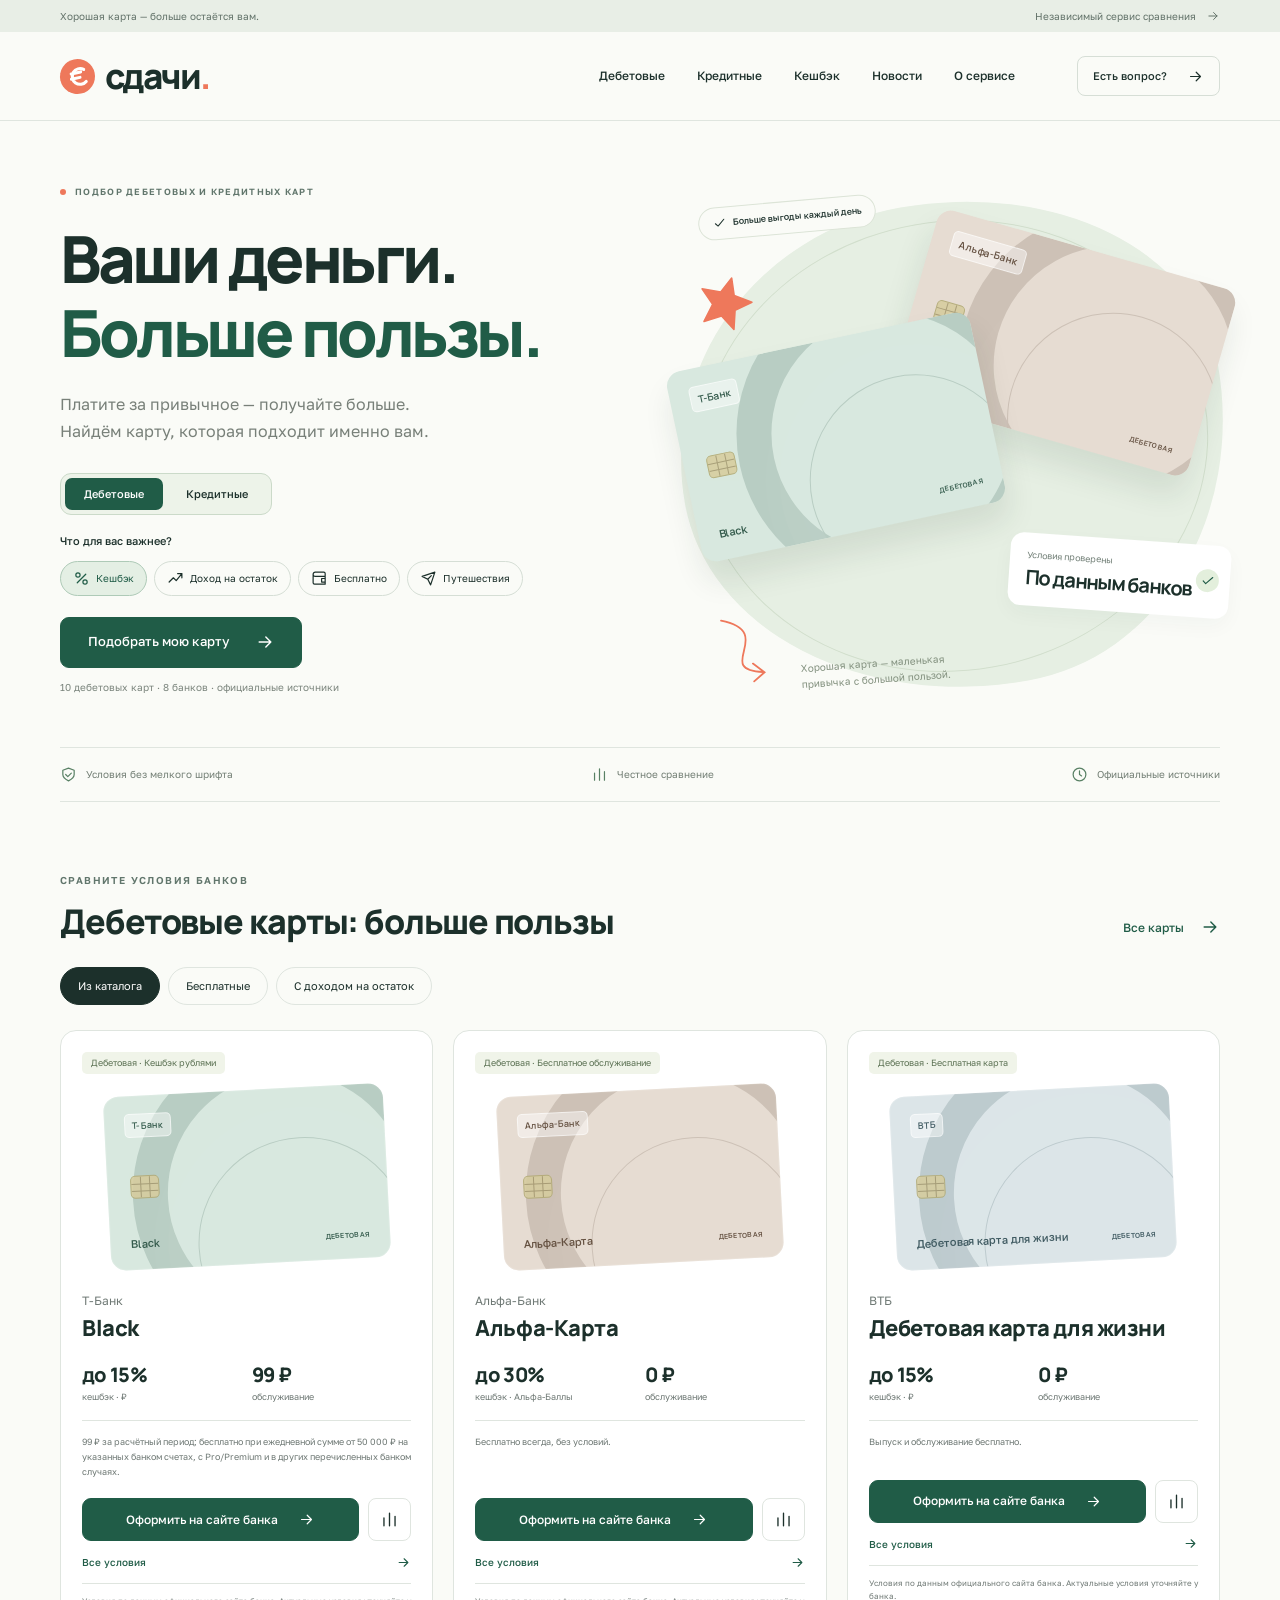
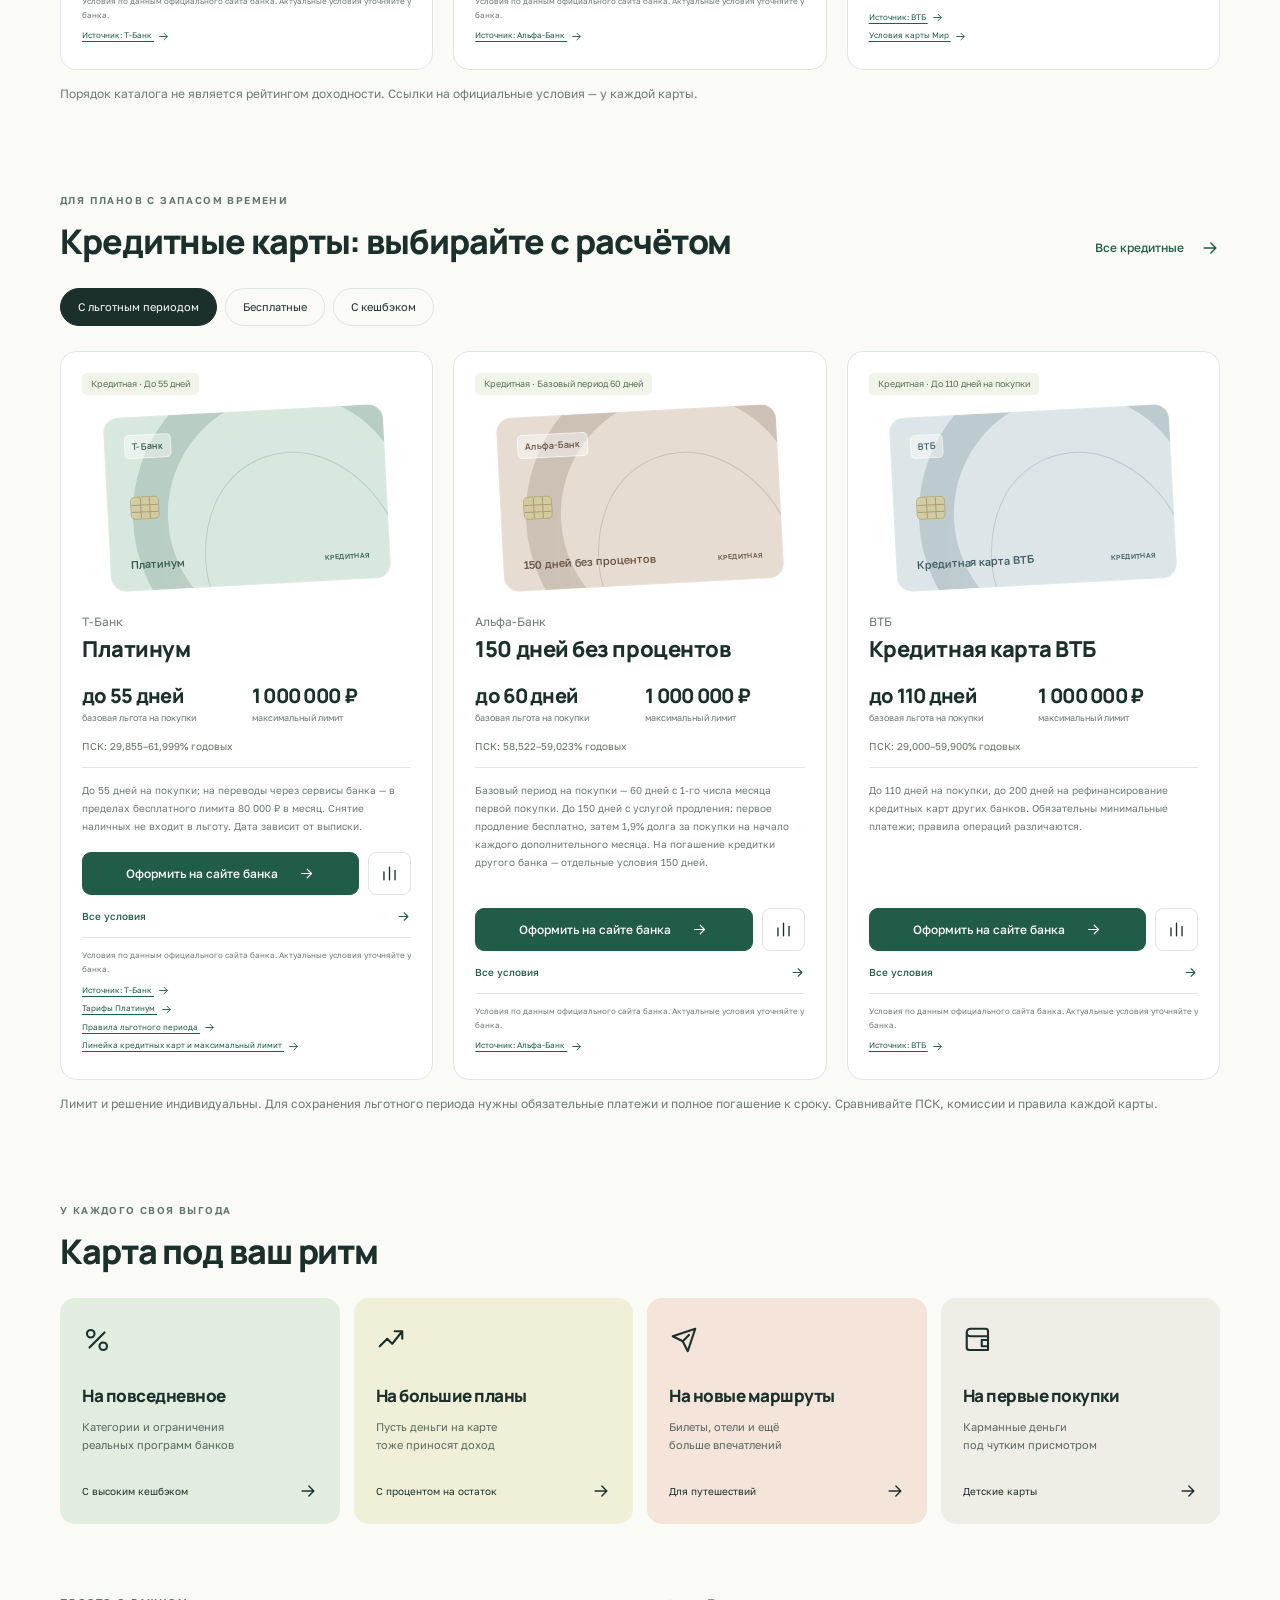
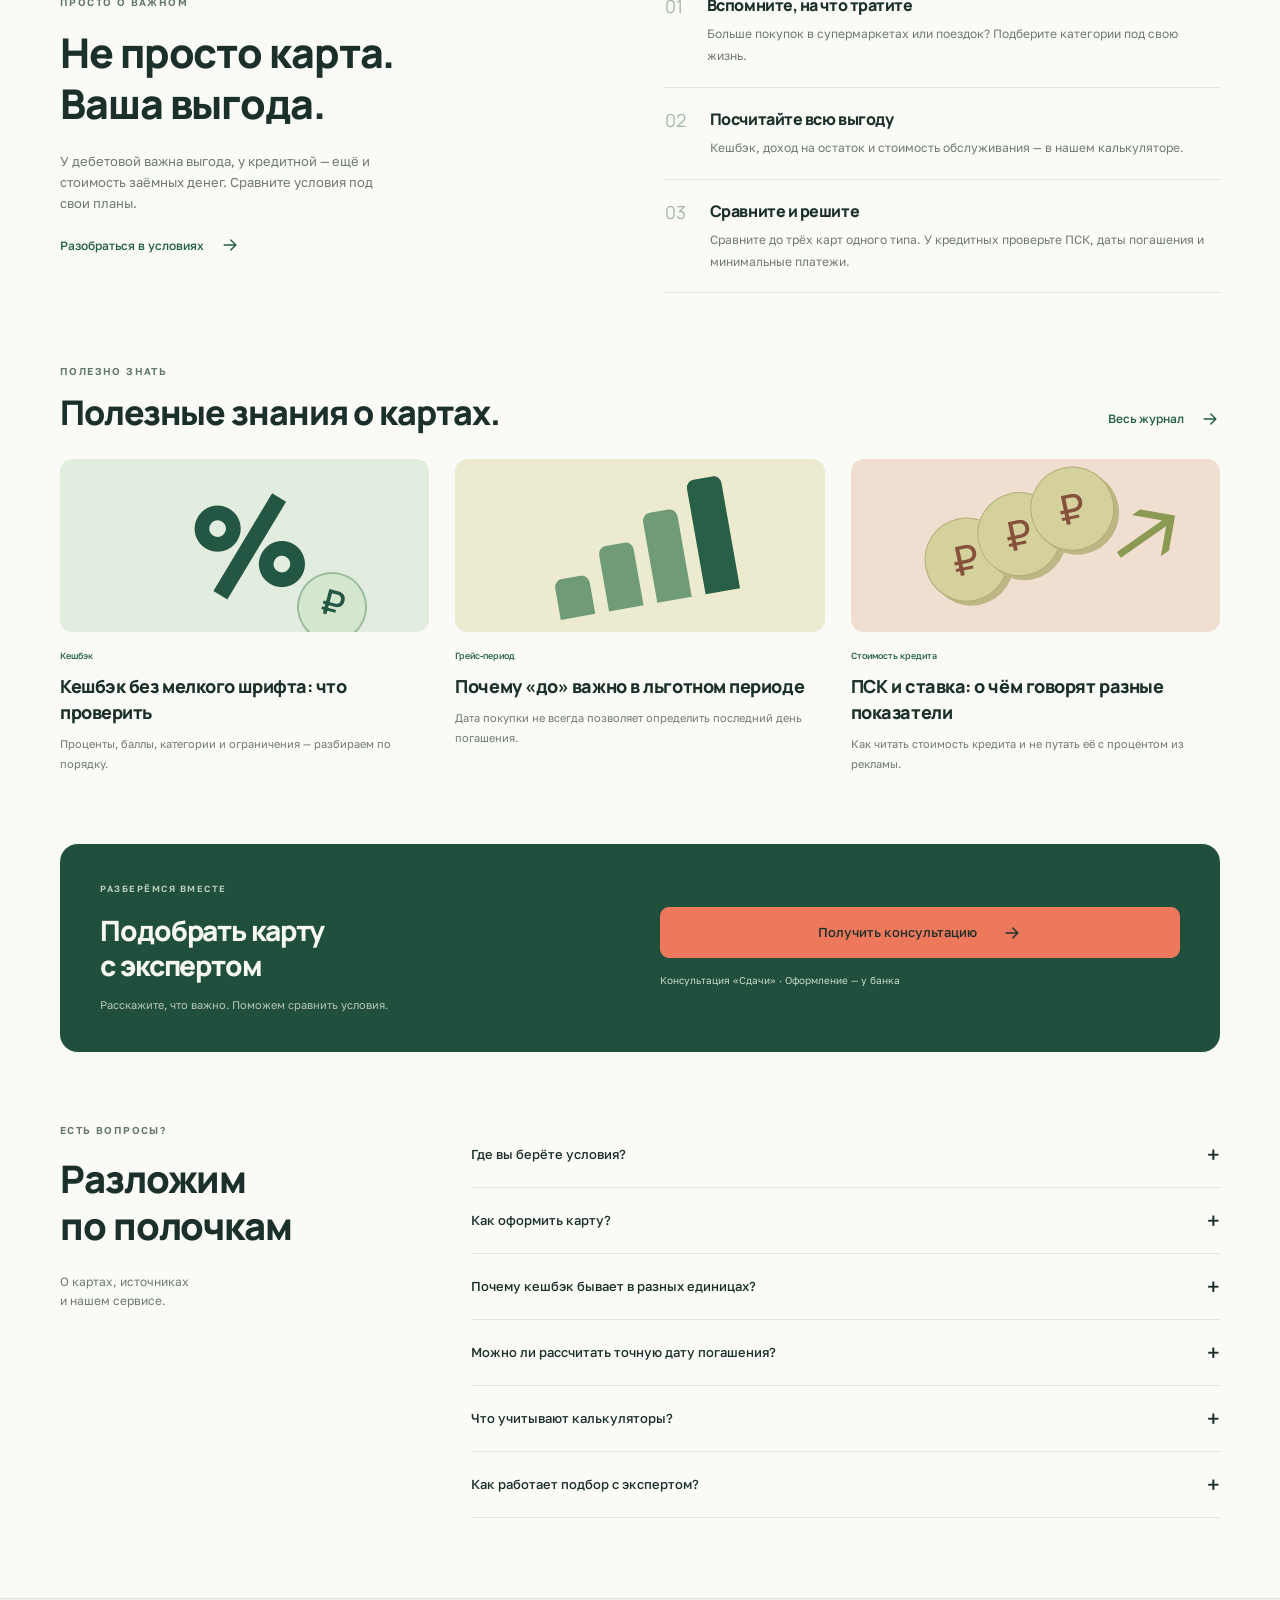
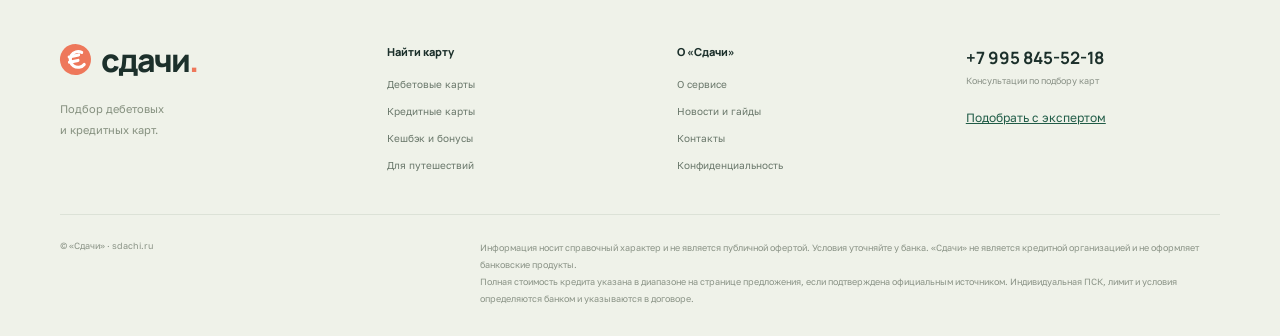
<file: index.html>
<!DOCTYPE html>
<html lang="ru">
<head>
  <meta charset="UTF-8">
  <meta name="viewport" content="width=device-width, initial-scale=1">
  <meta name="theme-color" content="#205c47">
  <title>Сдачи — подбор дебетовых и кредитных карт</title>
  <meta name="description" content="20 реальных дебетовых и кредитных карт 8 банков. Официальные источники, кешбэк, льготный период, ПСК и сравнение.">
  <meta property="og:type" content="website">
  <meta property="og:locale" content="ru_RU">
  <meta property="og:site_name" content="Сдачи">
  <meta property="og:title" content="Сдачи — подбор дебетовых и кредитных карт">
  <meta property="og:description" content="20 реальных дебетовых и кредитных карт 8 банков. Официальные источники, кешбэк, льготный период, ПСК и сравнение.">
  <link rel="icon" type="image/svg+xml" href="data:image/svg+xml,%3Csvg xmlns='http://www.w3.org/2000/svg' viewBox='0 0 40 40'%3E%3Crect width='40' height='40' rx='20' fill='%23ee785b'/%3E%3Cpath d='M29 12a11 11 0 1 0 0 16M11 14h13M10 21h11' fill='none' stroke='white' stroke-width='4' stroke-linecap='round'/%3E%3C/svg%3E">
  <link rel="preconnect" href="https://fonts.googleapis.com">
  <link rel="preconnect" href="https://fonts.gstatic.com" crossorigin>
  <link rel="stylesheet" href="./assets/style.css">
  <script src="./assets/data.js" defer></script>
  <script src="./assets/app.js" defer></script>
</head>
<body data-page="home" data-root="./">
  <main class="container" id="main"></main>
  <noscript><div class="container"><h1>Сдачи — подбор дебетовых и кредитных карт</h1><p>Для сравнения карт и расчёта выгоды включите JavaScript.</p><p>Свяжитесь с нами по телефону <a href="tel:+79958455218">+7 995 845-52-18</a>.</p></div></noscript>
</body>
</html>
</file>
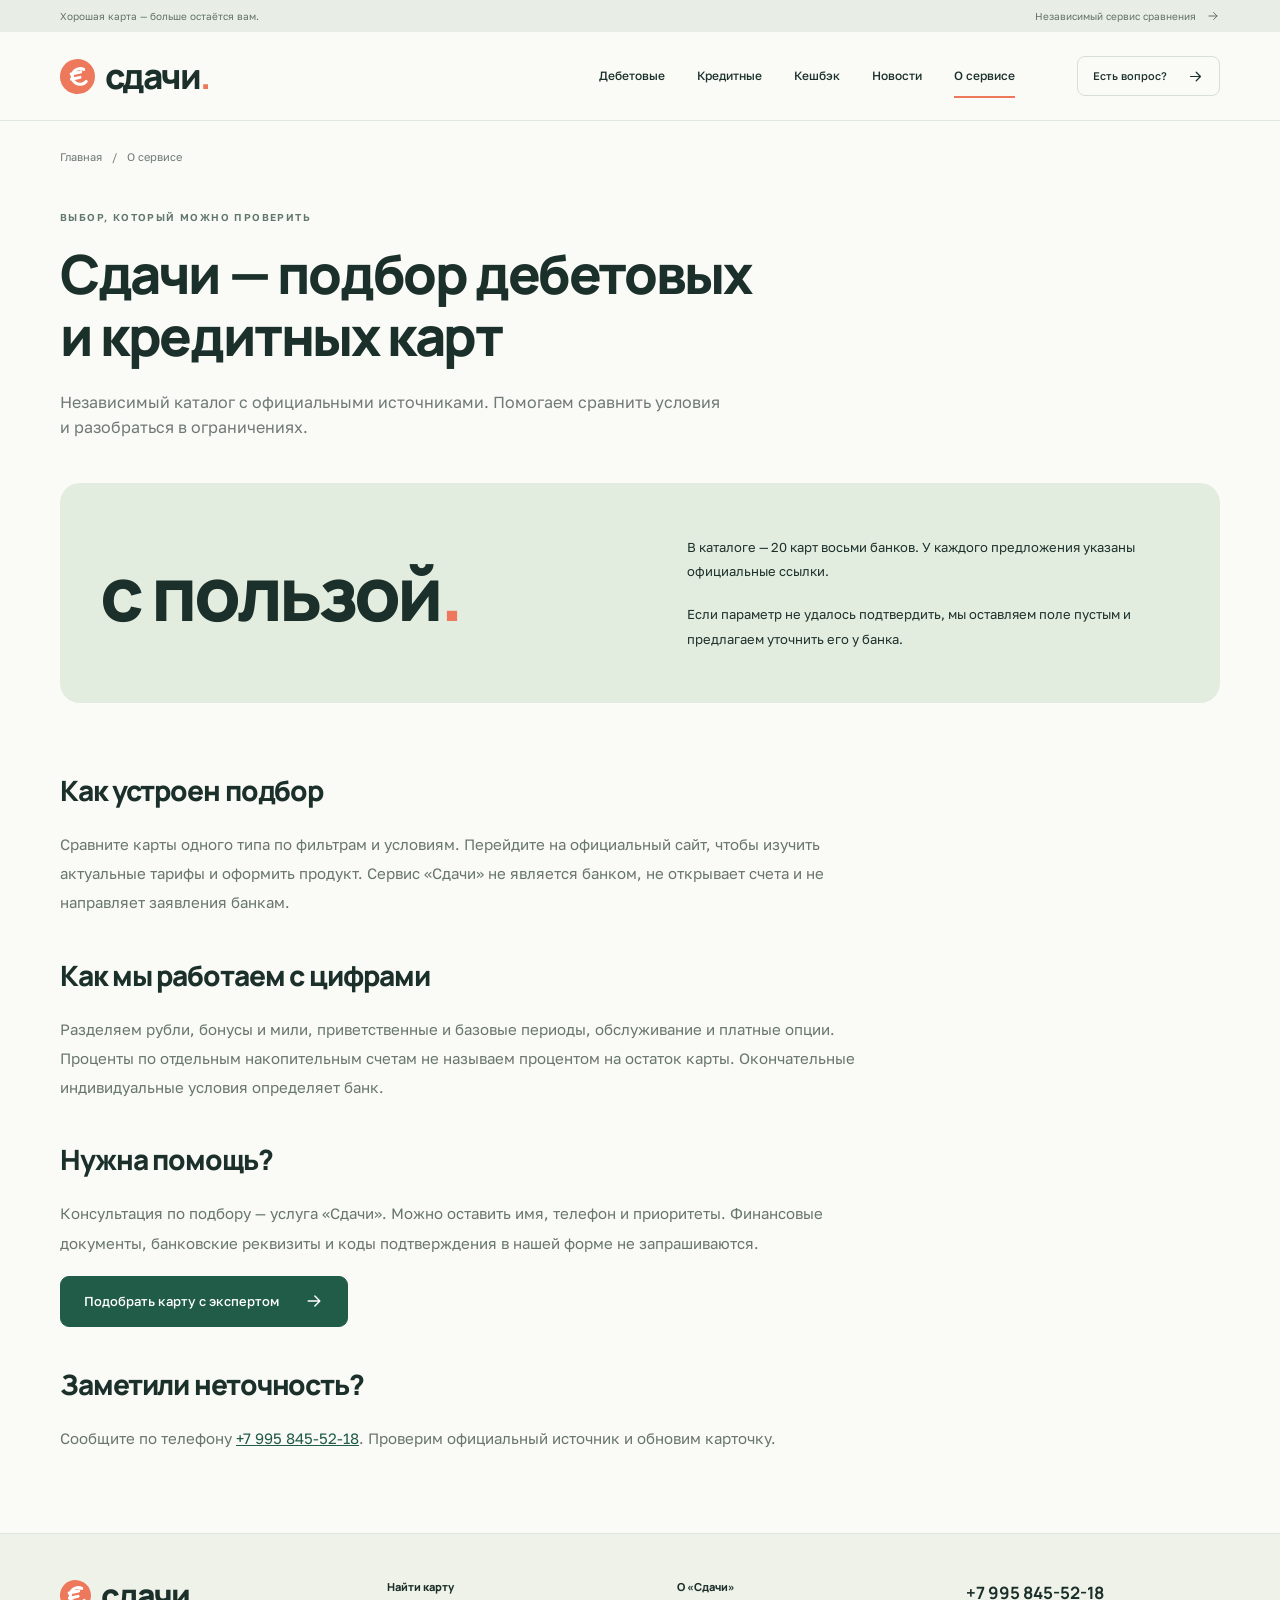
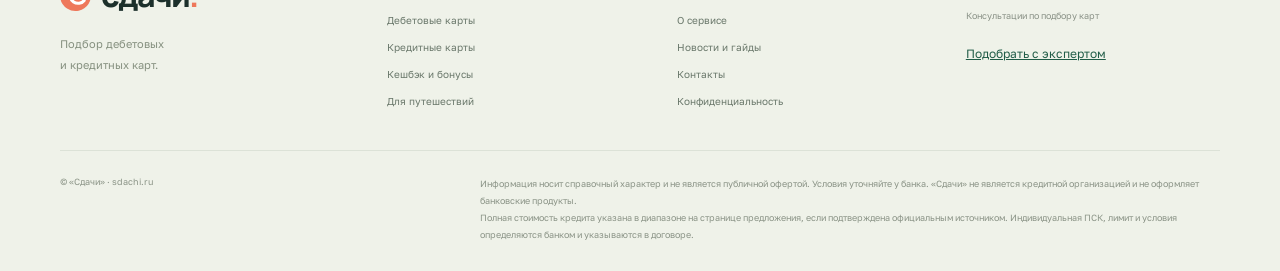
<file: about/index.html>
<!DOCTYPE html>
<html lang="ru">
<head>
  <meta charset="UTF-8">
  <meta name="viewport" content="width=device-width, initial-scale=1">
  <meta name="theme-color" content="#205c47">
  <title>О сервисе — независимый подбор карт | Сдачи</title>
  <meta name="description" content="Как работает Сдачи: сравнение дебетовых и кредитных карт, понятные условия и бесплатные калькуляторы выгоды.">
  <meta property="og:type" content="website">
  <meta property="og:locale" content="ru_RU">
  <meta property="og:site_name" content="Сдачи">
  <meta property="og:title" content="О сервисе — независимый подбор карт | Сдачи">
  <meta property="og:description" content="Как работает Сдачи: сравнение дебетовых и кредитных карт, понятные условия и бесплатные калькуляторы выгоды.">
  <link rel="icon" type="image/svg+xml" href="data:image/svg+xml,%3Csvg xmlns='http://www.w3.org/2000/svg' viewBox='0 0 40 40'%3E%3Crect width='40' height='40' rx='20' fill='%23ee785b'/%3E%3Cpath d='M29 12a11 11 0 1 0 0 16M11 14h13M10 21h11' fill='none' stroke='white' stroke-width='4' stroke-linecap='round'/%3E%3C/svg%3E">
  <link rel="preconnect" href="https://fonts.googleapis.com">
  <link rel="preconnect" href="https://fonts.gstatic.com" crossorigin>
  <link rel="stylesheet" href="../assets/style.css">
  <script src="../assets/data.js" defer></script>
  <script src="../assets/app.js" defer></script>
</head>
<body data-page="about" data-root="../">
  <main class="container" id="main"></main>
  <noscript><div class="container"><h1>Сдачи — подбор дебетовых и кредитных карт</h1><p>Для сравнения карт и расчёта выгоды включите JavaScript.</p><p>Свяжитесь с нами по телефону <a href="tel:+79958455218">+7 995 845-52-18</a>.</p></div></noscript>
</body>
</html>
</file>
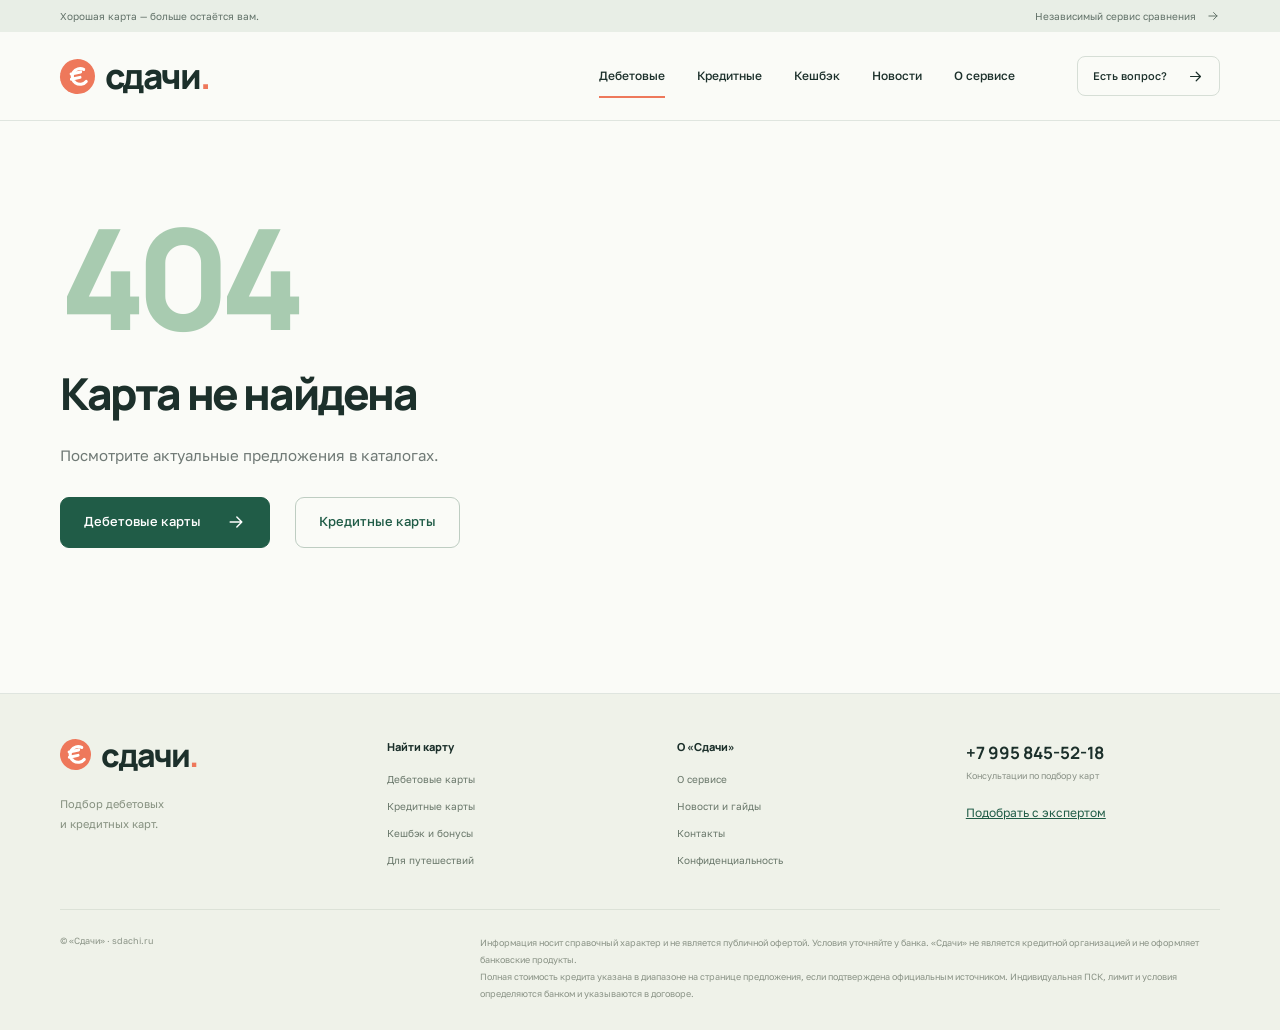
<file: card/index.html>
<!DOCTYPE html>
<html lang="ru">
<head>
  <meta charset="UTF-8">
  <meta name="viewport" content="width=device-width, initial-scale=1">
  <meta name="theme-color" content="#205c47">
  <title>Условия дебетовой или кредитной карты | Сдачи</title>
  <meta name="description" content="Тарифы, кешбэк, ПСК, льготный период и калькуляторы. Изучите источник и перейдите на официальный сайт банка.">
  <meta property="og:type" content="website">
  <meta property="og:locale" content="ru_RU">
  <meta property="og:site_name" content="Сдачи">
  <meta property="og:title" content="Условия дебетовой или кредитной карты | Сдачи">
  <meta property="og:description" content="Тарифы, кешбэк, ПСК, льготный период и калькуляторы. Изучите источник и перейдите на официальный сайт банка.">
  <link rel="icon" type="image/svg+xml" href="data:image/svg+xml,%3Csvg xmlns='http://www.w3.org/2000/svg' viewBox='0 0 40 40'%3E%3Crect width='40' height='40' rx='20' fill='%23ee785b'/%3E%3Cpath d='M29 12a11 11 0 1 0 0 16M11 14h13M10 21h11' fill='none' stroke='white' stroke-width='4' stroke-linecap='round'/%3E%3C/svg%3E">
  <link rel="preconnect" href="https://fonts.googleapis.com">
  <link rel="preconnect" href="https://fonts.gstatic.com" crossorigin>
  <link rel="stylesheet" href="../assets/style.css">
  <script src="../assets/data.js" defer></script>
  <script src="../assets/app.js" defer></script>
</head>
<body data-page="card" data-root="../">
  <main class="container" id="main"></main>
  <noscript><div class="container"><h1>Сдачи — подбор дебетовых и кредитных карт</h1><p>Для сравнения карт и расчёта выгоды включите JavaScript.</p><p>Свяжитесь с нами по телефону <a href="tel:+79958455218">+7 995 845-52-18</a>.</p></div></noscript>
</body>
</html>
</file>
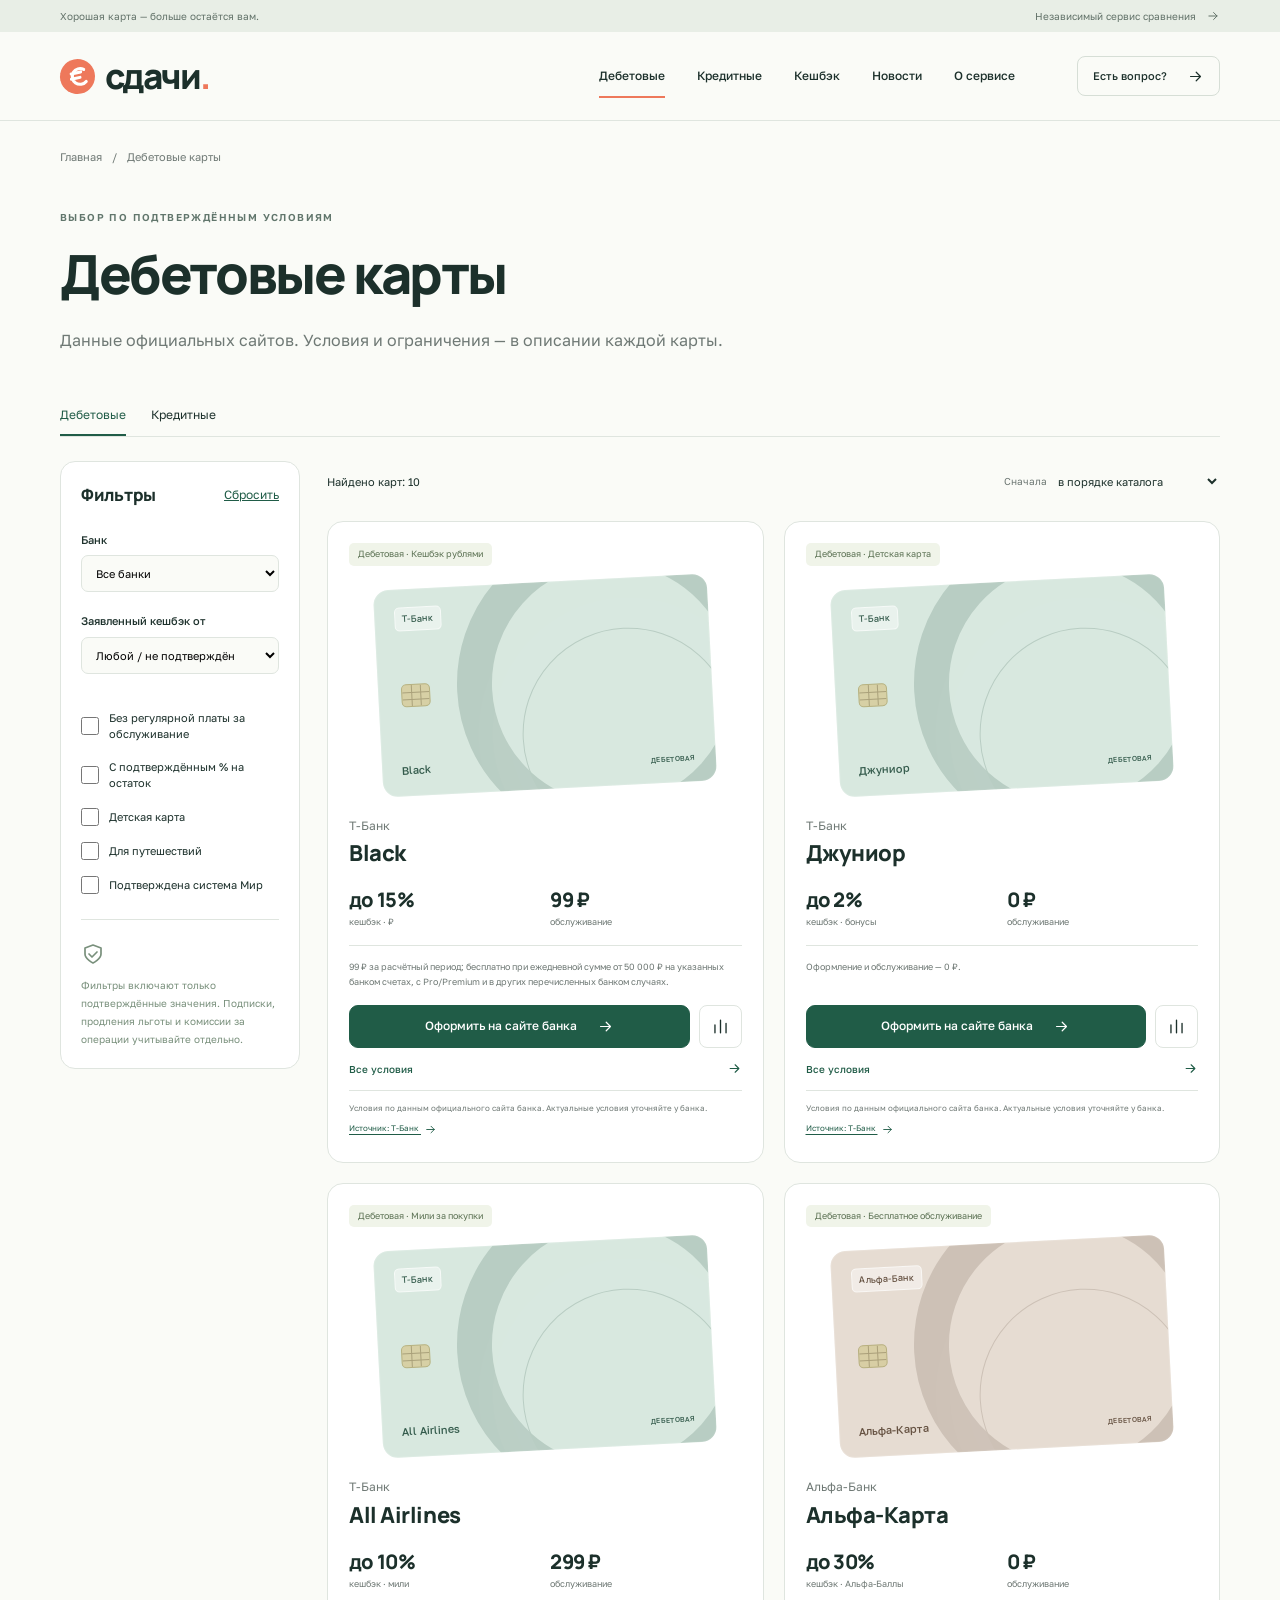
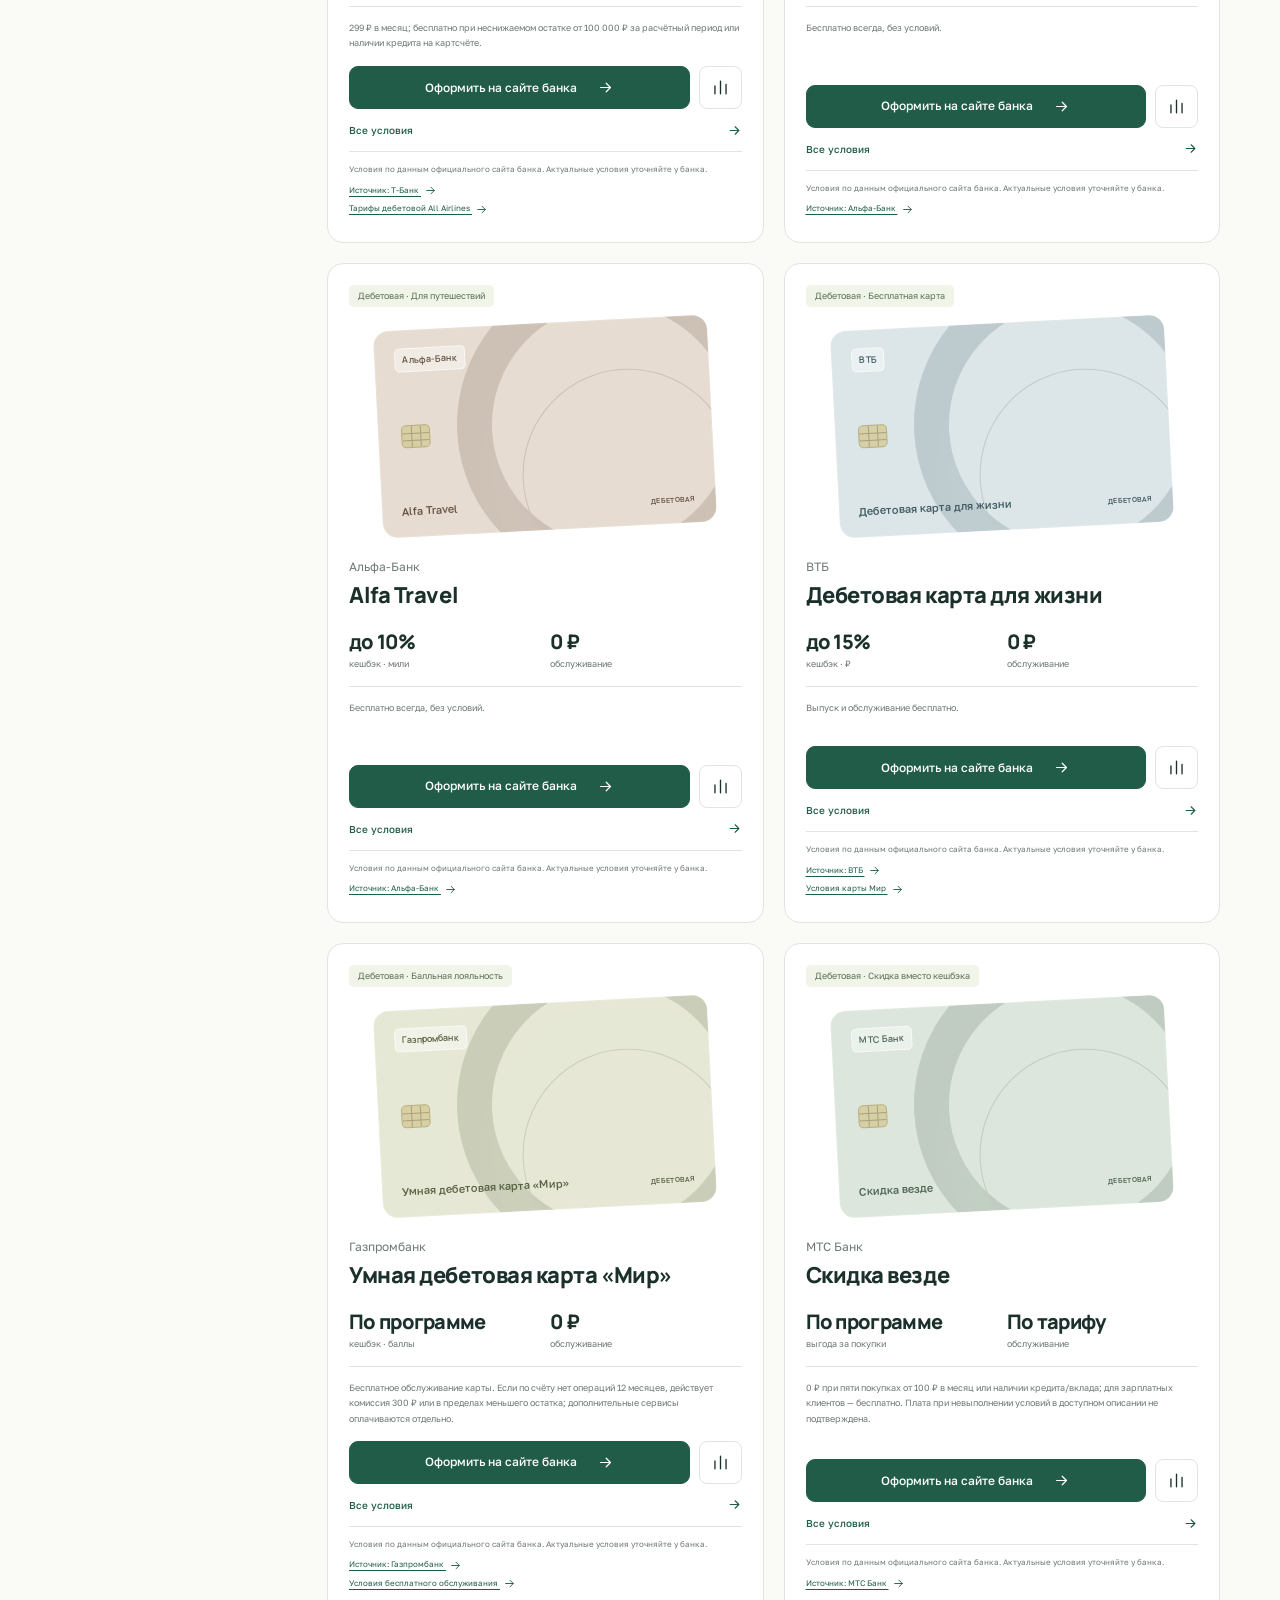
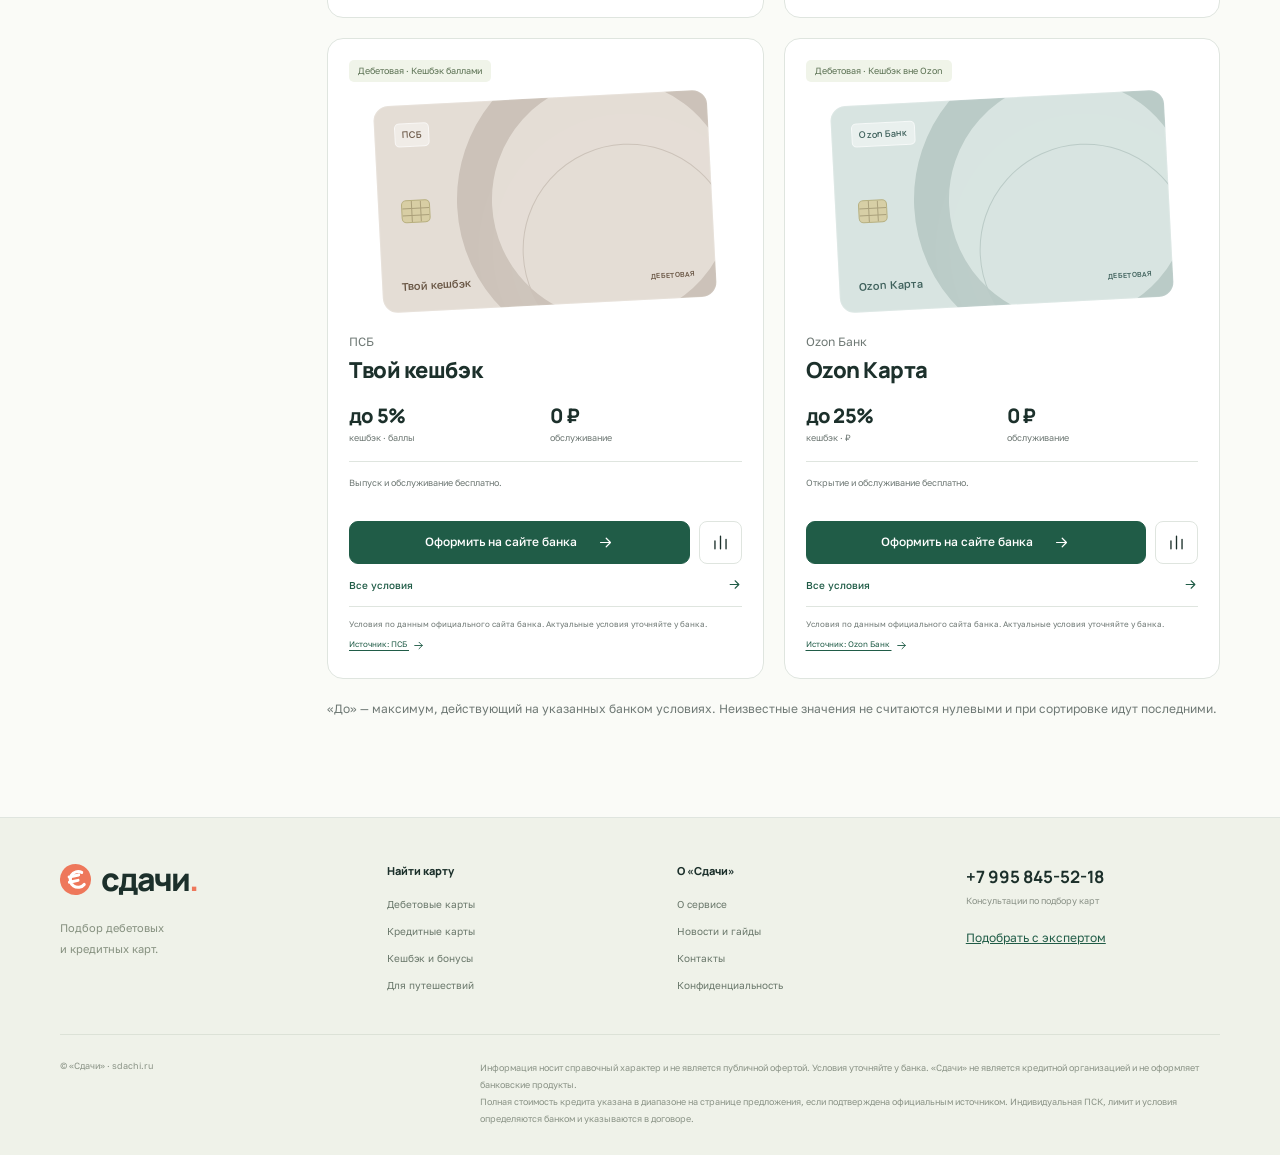
<file: cards/index.html>
<!DOCTYPE html>
<html lang="ru">
<head>
  <meta charset="UTF-8">
  <meta name="viewport" content="width=device-width, initial-scale=1">
  <meta name="theme-color" content="#205c47">
  <title>Дебетовые карты — каталог и сравнение | Сдачи</title>
  <meta name="description" content="10 дебетовых карт реальных банков. Фильтры, бесплатное обслуживание, кешбэк и сравнение до трёх предложений.">
  <meta property="og:type" content="website">
  <meta property="og:locale" content="ru_RU">
  <meta property="og:site_name" content="Сдачи">
  <meta property="og:title" content="Дебетовые карты — каталог и сравнение | Сдачи">
  <meta property="og:description" content="10 дебетовых карт реальных банков. Фильтры, бесплатное обслуживание, кешбэк и сравнение до трёх предложений.">
  <link rel="icon" type="image/svg+xml" href="data:image/svg+xml,%3Csvg xmlns='http://www.w3.org/2000/svg' viewBox='0 0 40 40'%3E%3Crect width='40' height='40' rx='20' fill='%23ee785b'/%3E%3Cpath d='M29 12a11 11 0 1 0 0 16M11 14h13M10 21h11' fill='none' stroke='white' stroke-width='4' stroke-linecap='round'/%3E%3C/svg%3E">
  <link rel="preconnect" href="https://fonts.googleapis.com">
  <link rel="preconnect" href="https://fonts.gstatic.com" crossorigin>
  <link rel="stylesheet" href="../assets/style.css">
  <script src="../assets/data.js" defer></script>
  <script src="../assets/app.js" defer></script>
</head>
<body data-page="cards" data-root="../">
  <main class="container" id="main"></main>
  <noscript><div class="container"><h1>Сдачи — подбор дебетовых и кредитных карт</h1><p>Для сравнения карт и расчёта выгоды включите JavaScript.</p><p>Свяжитесь с нами по телефону <a href="tel:+79958455218">+7 995 845-52-18</a>.</p></div></noscript>
</body>
</html>
</file>
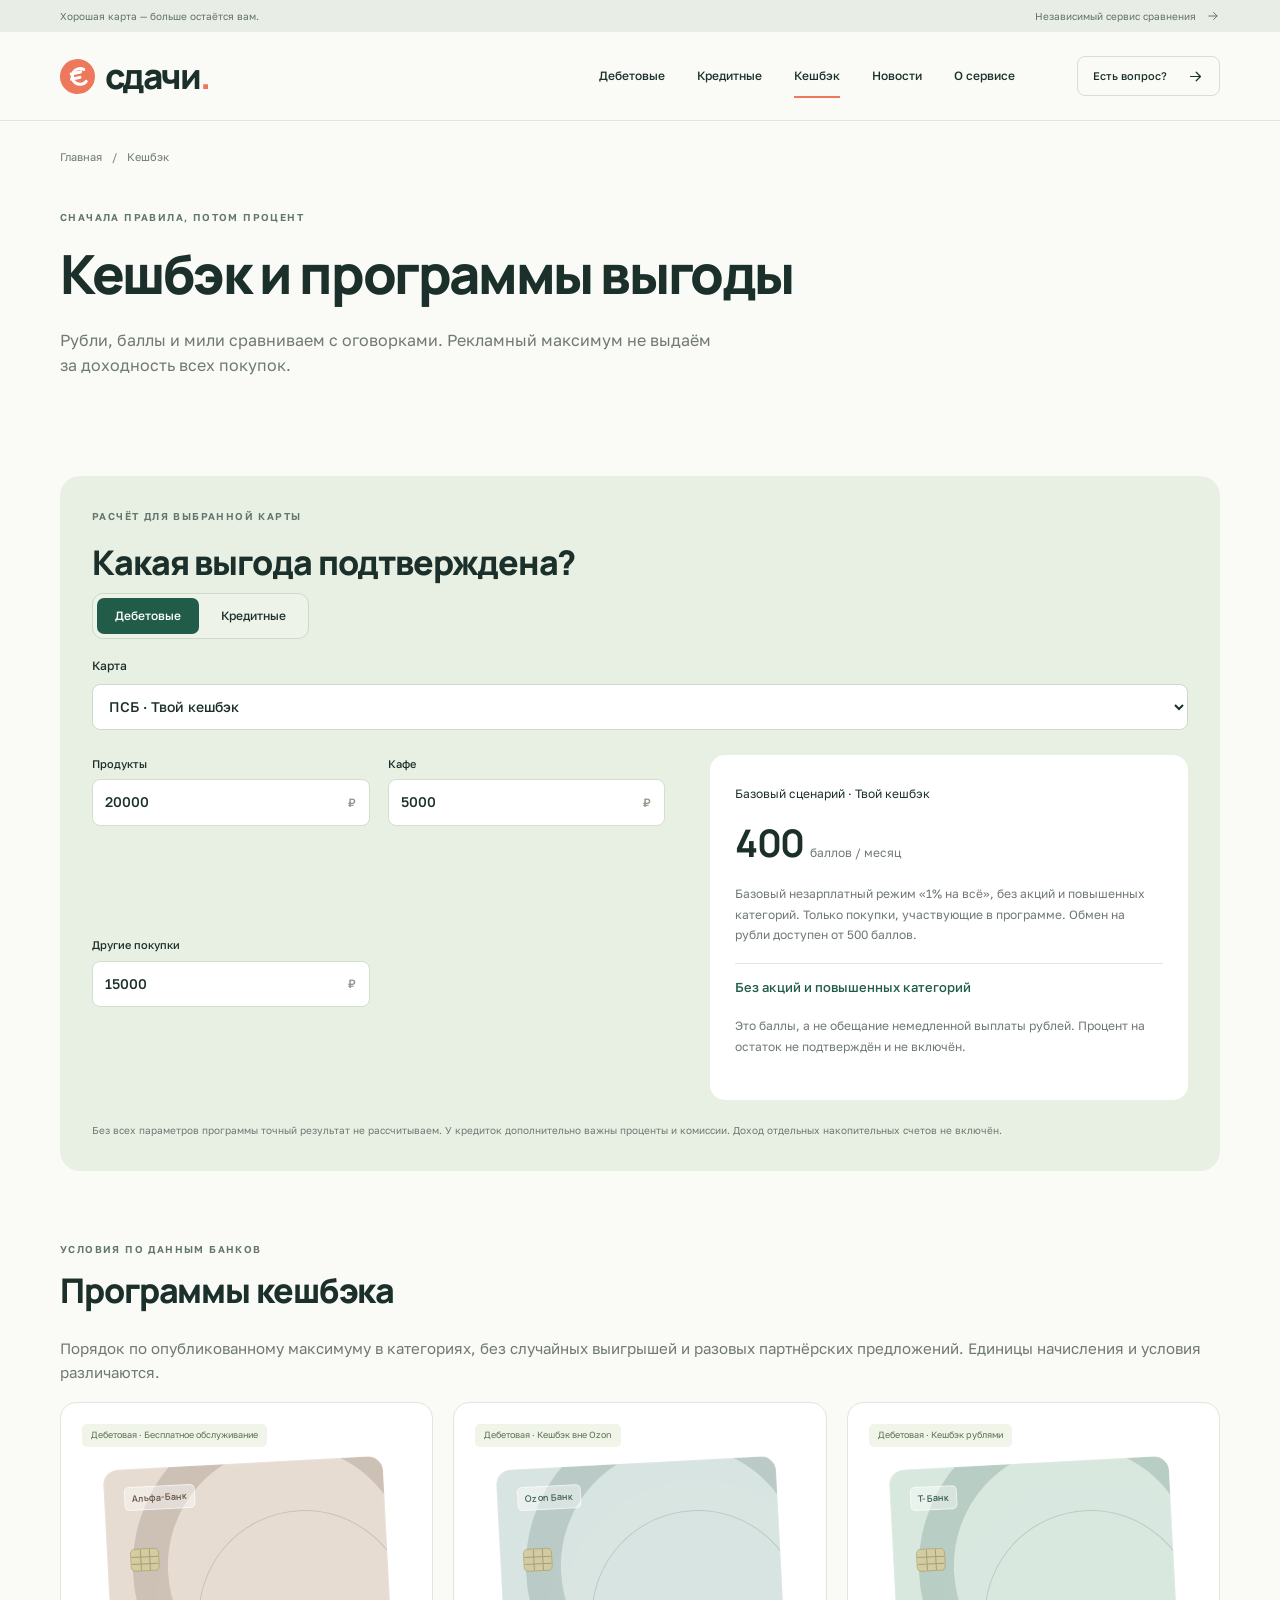
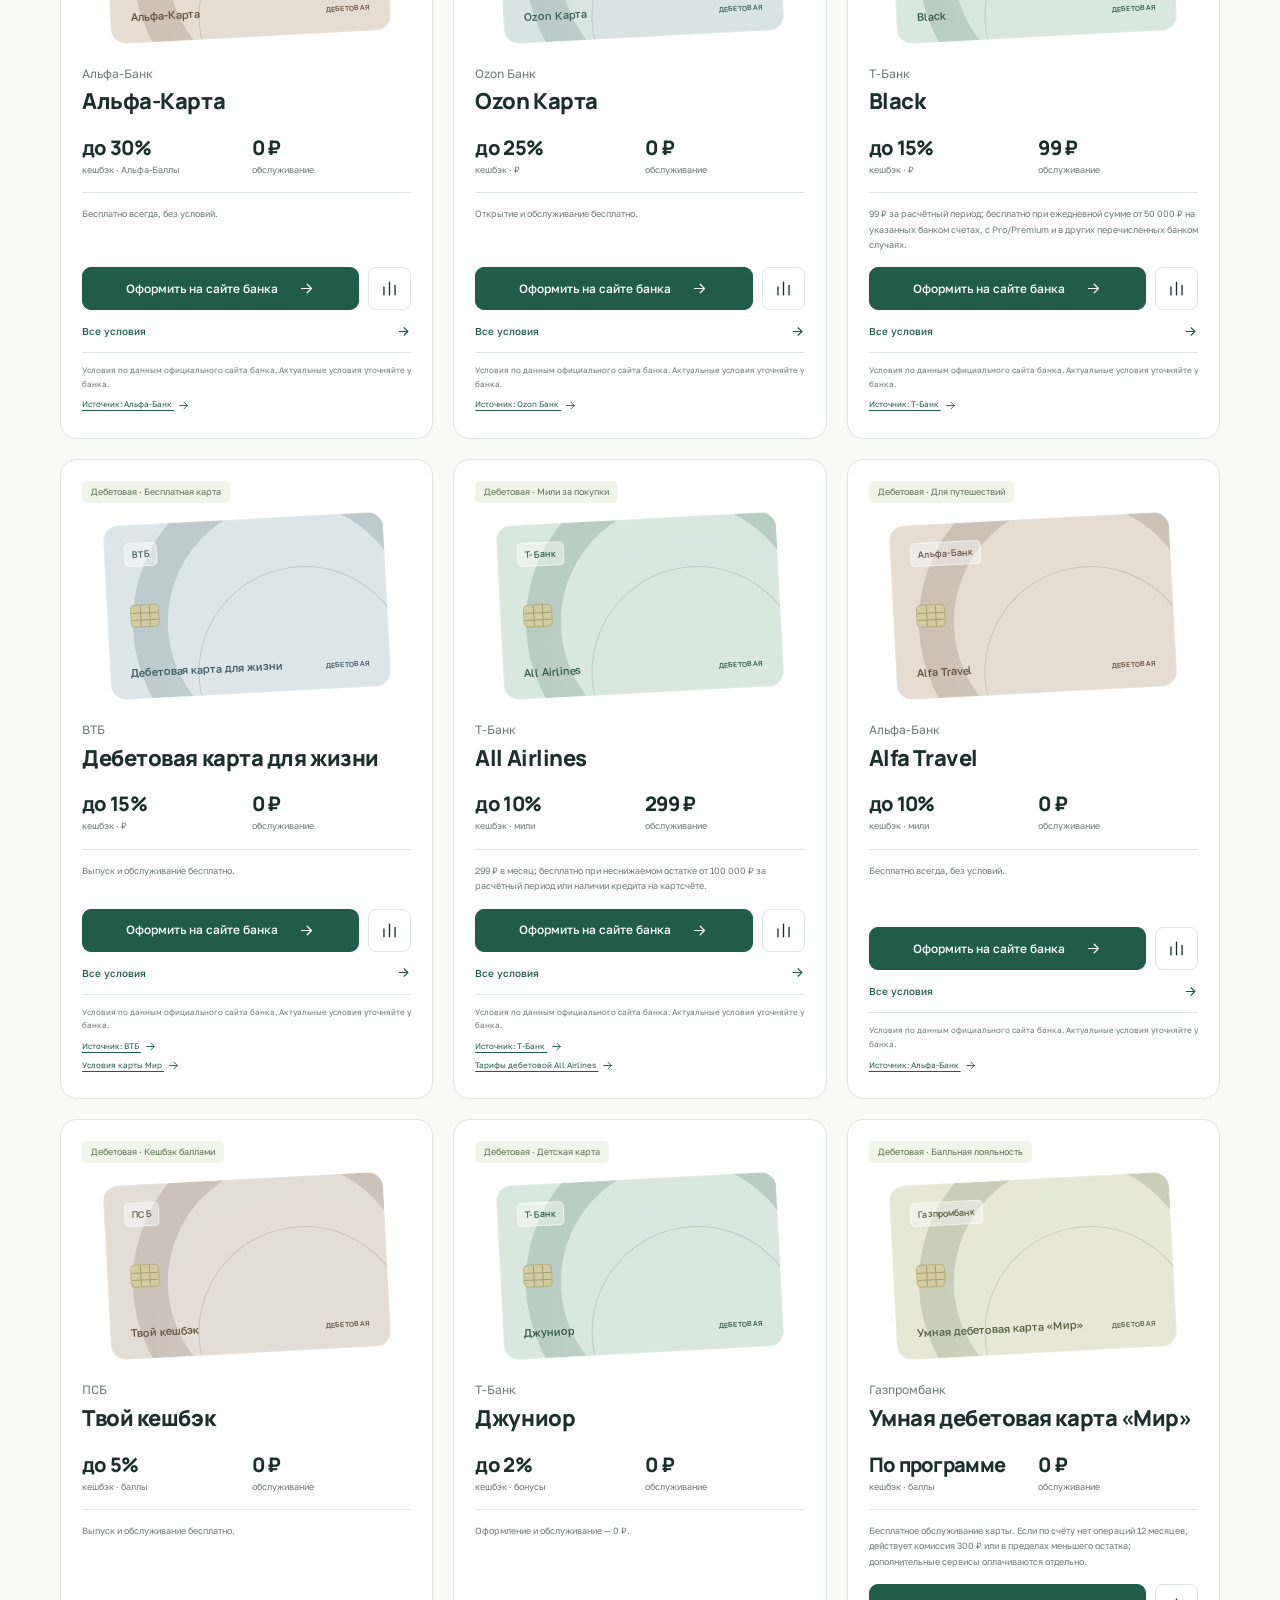
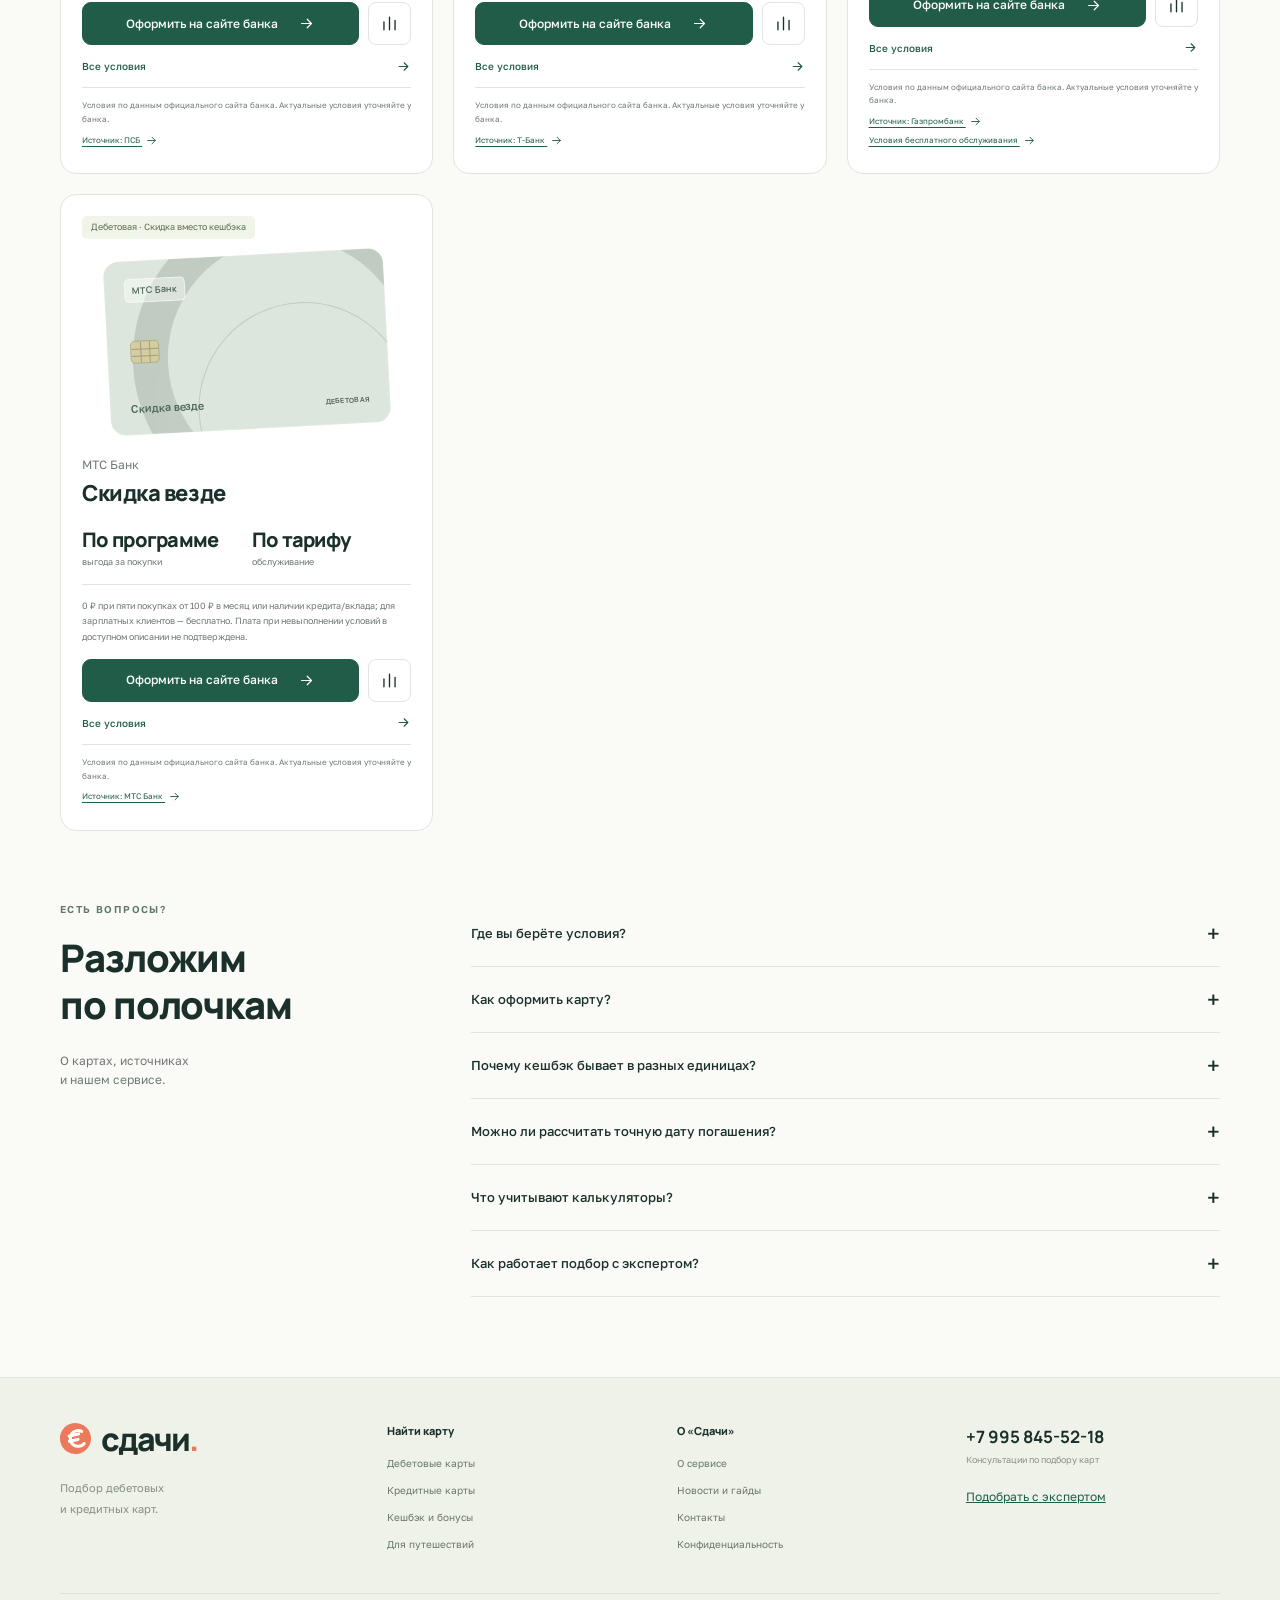
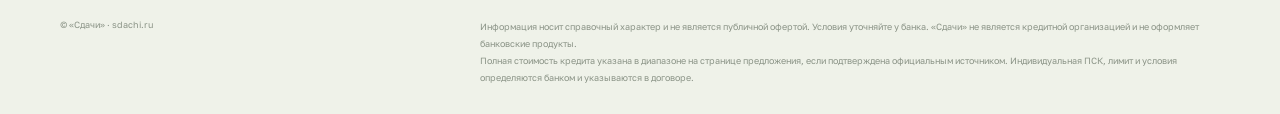
<file: cashback/index.html>
<!DOCTYPE html>
<html lang="ru">
<head>
  <meta charset="UTF-8">
  <meta name="viewport" content="width=device-width, initial-scale=1">
  <meta name="theme-color" content="#205c47">
  <title>Карты с кешбэком — рейтинг и калькулятор | Сдачи</title>
  <meta name="description" content="Рассчитайте, какая дебетовая или кредитная карта выгоднее при ваших тратах. Рейтинг кешбэка, лимиты и стоимость обслуживания.">
  <meta property="og:type" content="website">
  <meta property="og:locale" content="ru_RU">
  <meta property="og:site_name" content="Сдачи">
  <meta property="og:title" content="Карты с кешбэком — рейтинг и калькулятор | Сдачи">
  <meta property="og:description" content="Рассчитайте, какая дебетовая или кредитная карта выгоднее при ваших тратах. Рейтинг кешбэка, лимиты и стоимость обслуживания.">
  <link rel="icon" type="image/svg+xml" href="data:image/svg+xml,%3Csvg xmlns='http://www.w3.org/2000/svg' viewBox='0 0 40 40'%3E%3Crect width='40' height='40' rx='20' fill='%23ee785b'/%3E%3Cpath d='M29 12a11 11 0 1 0 0 16M11 14h13M10 21h11' fill='none' stroke='white' stroke-width='4' stroke-linecap='round'/%3E%3C/svg%3E">
  <link rel="preconnect" href="https://fonts.googleapis.com">
  <link rel="preconnect" href="https://fonts.gstatic.com" crossorigin>
  <link rel="stylesheet" href="../assets/style.css">
  <script src="../assets/data.js" defer></script>
  <script src="../assets/app.js" defer></script>
</head>
<body data-page="cashback" data-root="../">
  <main class="container" id="main"></main>
  <noscript><div class="container"><h1>Сдачи — подбор дебетовых и кредитных карт</h1><p>Для сравнения карт и расчёта выгоды включите JavaScript.</p><p>Свяжитесь с нами по телефону <a href="tel:+79958455218">+7 995 845-52-18</a>.</p></div></noscript>
</body>
</html>
</file>
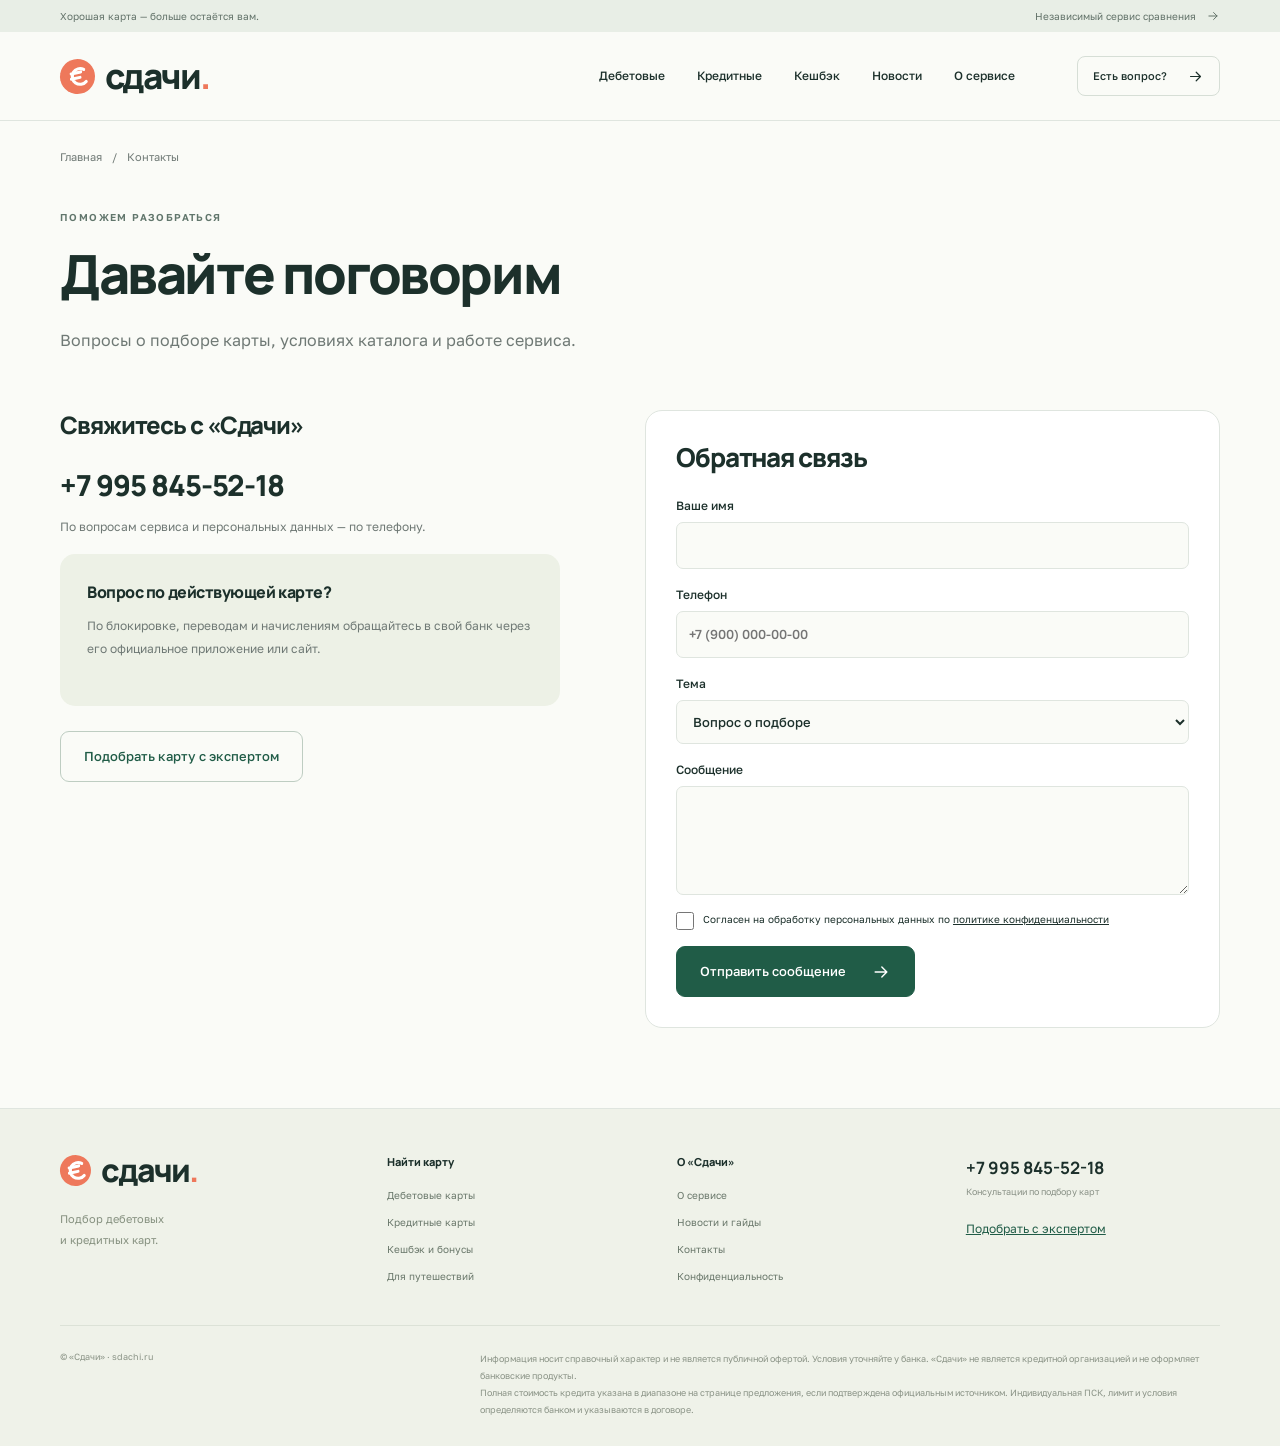
<file: contacts/index.html>
<!DOCTYPE html>
<html lang="ru">
<head>
  <meta charset="UTF-8">
  <meta name="viewport" content="width=device-width, initial-scale=1">
  <meta name="theme-color" content="#205c47">
  <title>Контакты и обратная связь | Сдачи</title>
  <meta name="description" content="Свяжитесь с редакцией Сдачи по телефону +7 995 845-52-18. Вопросы о подборе карт, предложения и обратная связь.">
  <meta property="og:type" content="website">
  <meta property="og:locale" content="ru_RU">
  <meta property="og:site_name" content="Сдачи">
  <meta property="og:title" content="Контакты и обратная связь | Сдачи">
  <meta property="og:description" content="Свяжитесь с редакцией Сдачи по телефону +7 995 845-52-18. Вопросы о подборе карт, предложения и обратная связь.">
  <link rel="icon" type="image/svg+xml" href="data:image/svg+xml,%3Csvg xmlns='http://www.w3.org/2000/svg' viewBox='0 0 40 40'%3E%3Crect width='40' height='40' rx='20' fill='%23ee785b'/%3E%3Cpath d='M29 12a11 11 0 1 0 0 16M11 14h13M10 21h11' fill='none' stroke='white' stroke-width='4' stroke-linecap='round'/%3E%3C/svg%3E">
  <link rel="preconnect" href="https://fonts.googleapis.com">
  <link rel="preconnect" href="https://fonts.gstatic.com" crossorigin>
  <link rel="stylesheet" href="../assets/style.css">
  <script src="../assets/data.js" defer></script>
  <script src="../assets/app.js" defer></script>
</head>
<body data-page="contacts" data-root="../">
  <main class="container" id="main"></main>
  <noscript><div class="container"><h1>Сдачи — подбор дебетовых и кредитных карт</h1><p>Для сравнения карт и расчёта выгоды включите JavaScript.</p><p>Свяжитесь с нами по телефону <a href="tel:+79958455218">+7 995 845-52-18</a>.</p></div></noscript>
</body>
</html>
</file>
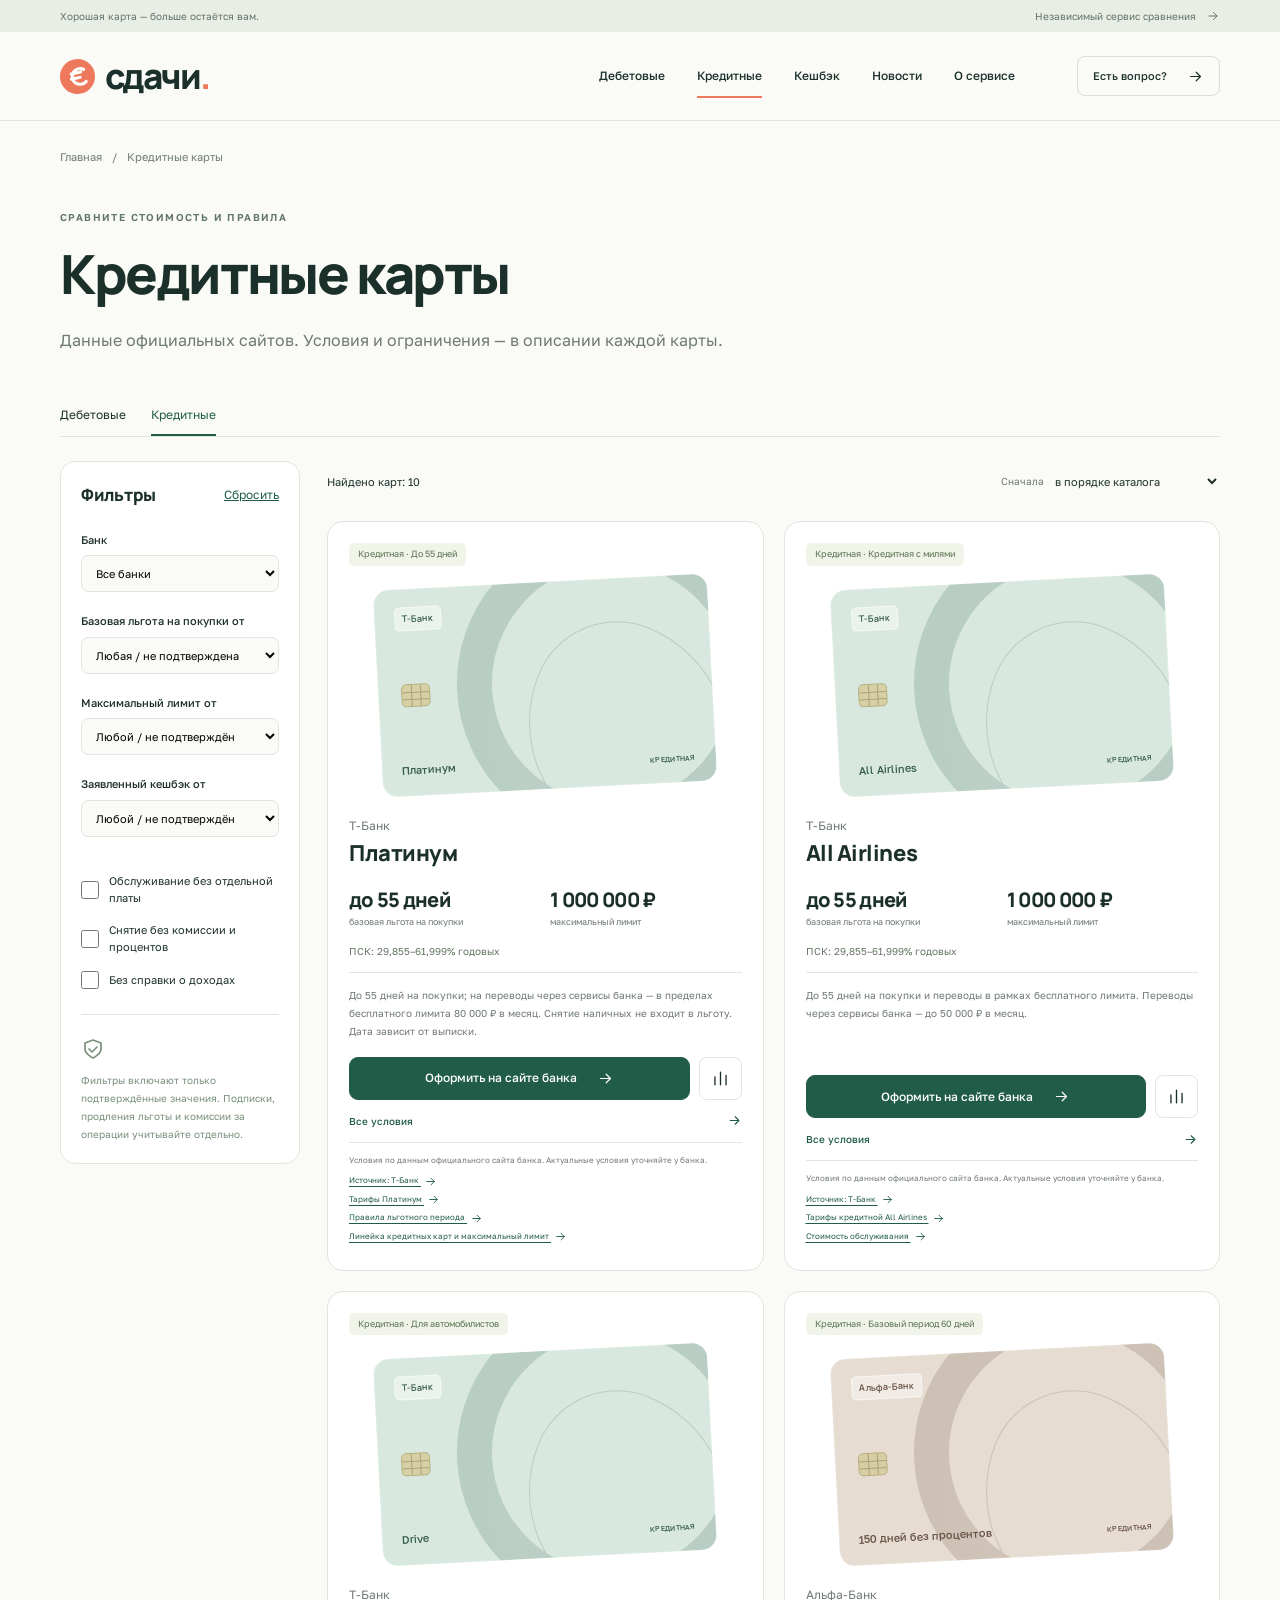
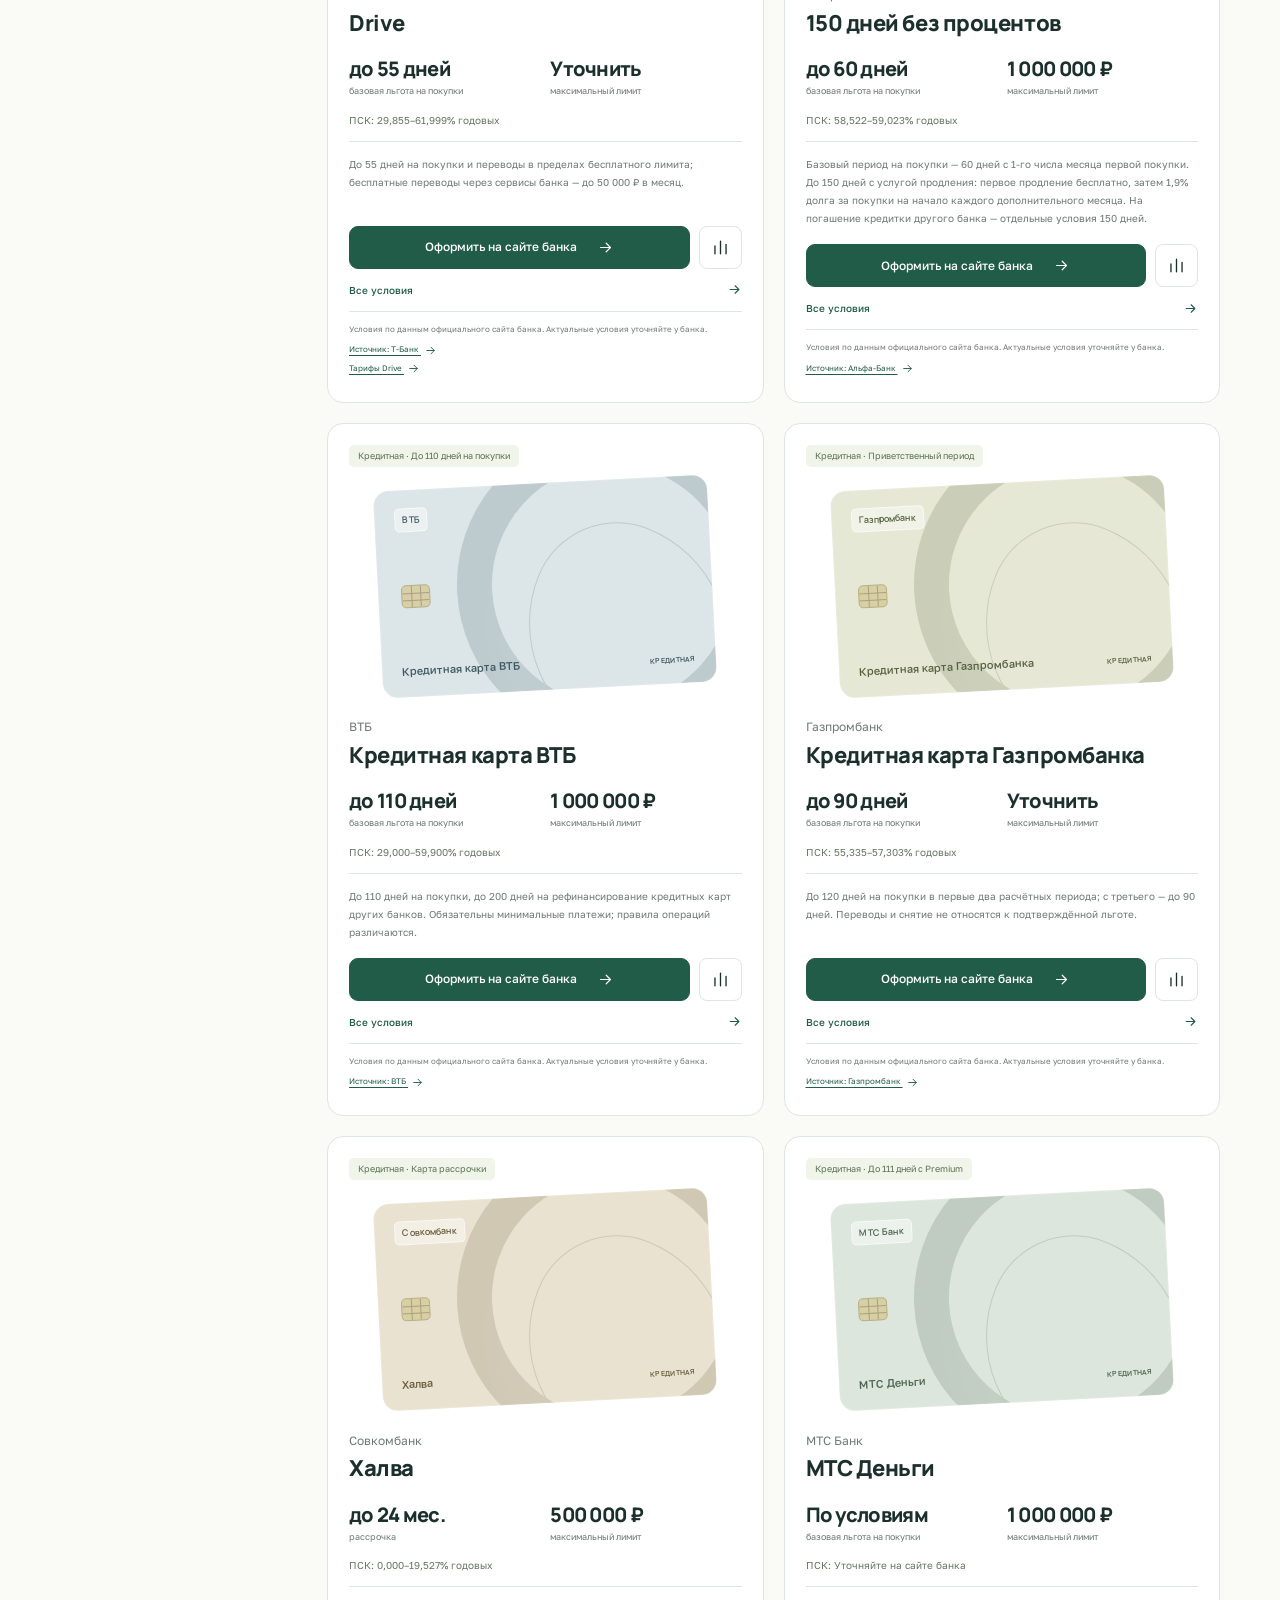
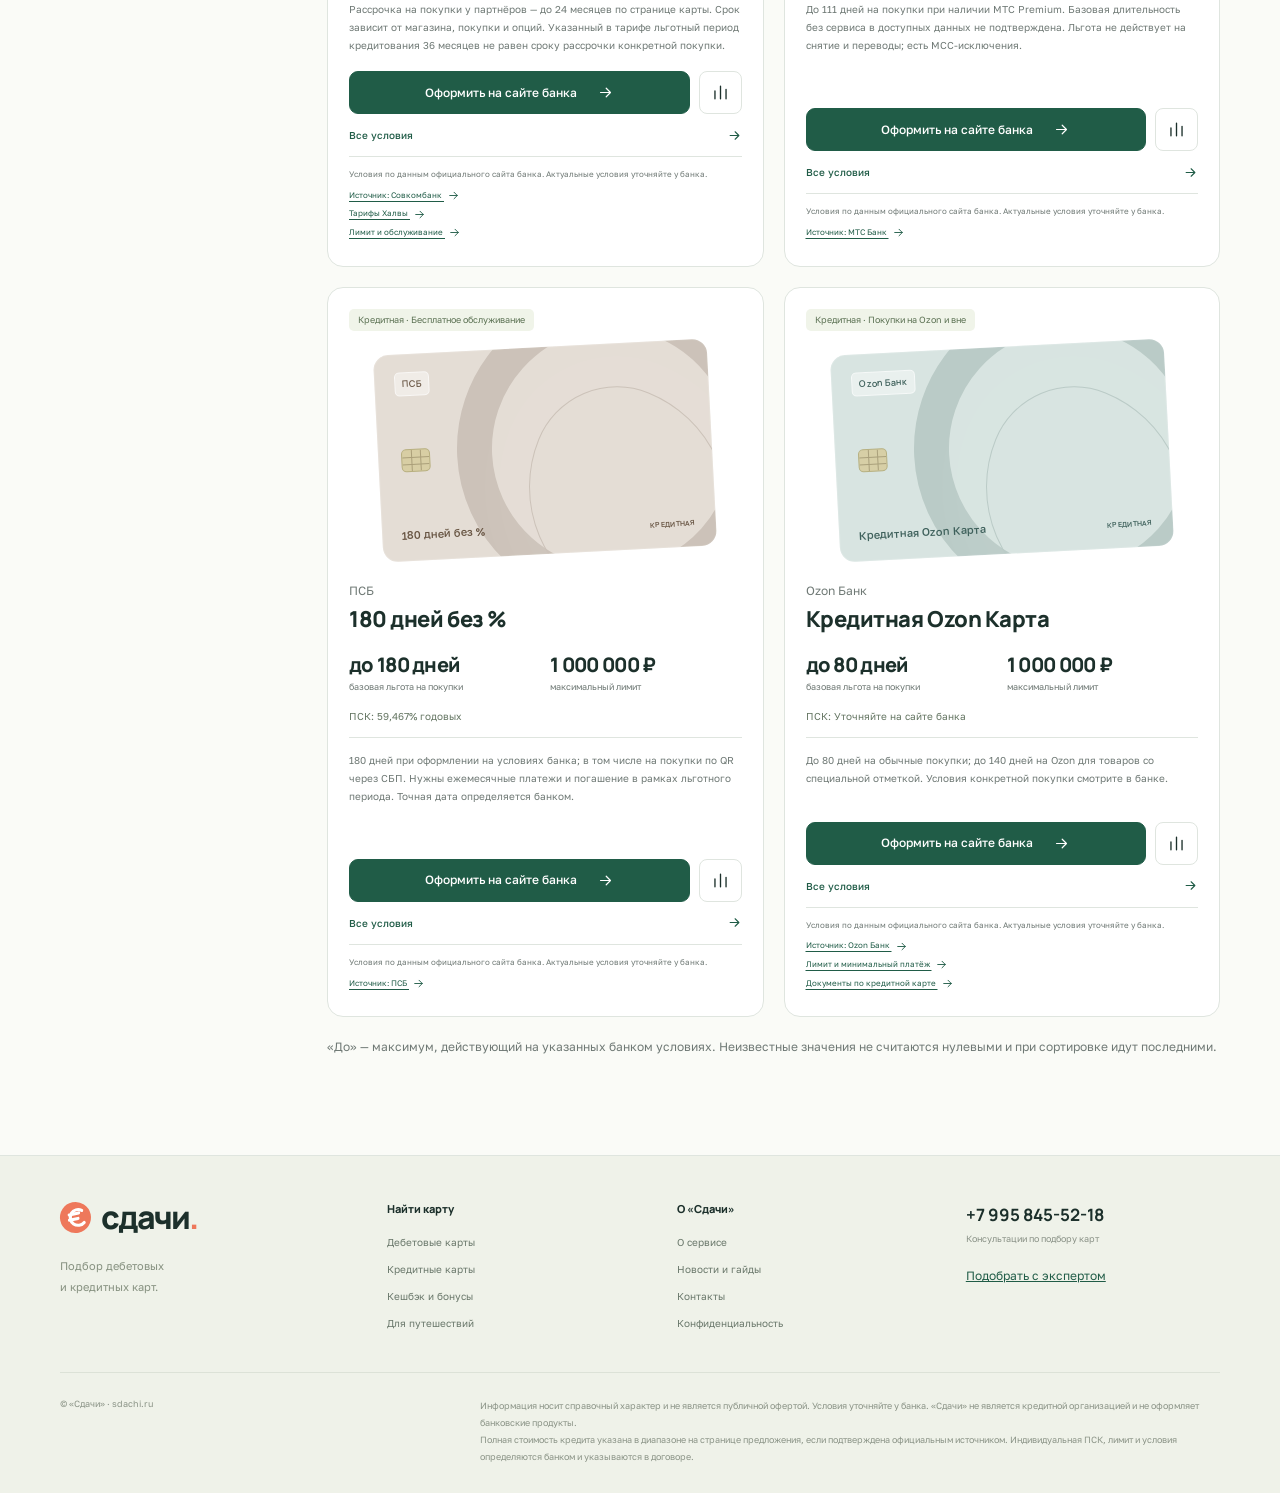
<file: credit/index.html>
<!DOCTYPE html>
<html lang="ru">
<head>
  <meta charset="UTF-8">
  <meta name="viewport" content="width=device-width, initial-scale=1">
  <meta name="theme-color" content="#205c47">
  <title>Кредитные карты — сравнение условий и ПСК | Сдачи</title>
  <meta name="description" content="10 кредитных карт реальных банков. Сравните опубликованные ПСК, ставки, лимиты и правила льготного периода.">
  <meta property="og:type" content="website">
  <meta property="og:locale" content="ru_RU">
  <meta property="og:site_name" content="Сдачи">
  <meta property="og:title" content="Кредитные карты — сравнение условий и ПСК | Сдачи">
  <meta property="og:description" content="10 кредитных карт реальных банков. Сравните опубликованные ПСК, ставки, лимиты и правила льготного периода.">
  <link rel="icon" type="image/svg+xml" href="data:image/svg+xml,%3Csvg xmlns='http://www.w3.org/2000/svg' viewBox='0 0 40 40'%3E%3Crect width='40' height='40' rx='20' fill='%23ee785b'/%3E%3Cpath d='M29 12a11 11 0 1 0 0 16M11 14h13M10 21h11' fill='none' stroke='white' stroke-width='4' stroke-linecap='round'/%3E%3C/svg%3E">
  <link rel="preconnect" href="https://fonts.googleapis.com">
  <link rel="preconnect" href="https://fonts.gstatic.com" crossorigin>
  <link rel="stylesheet" href="../assets/style.css">
  <script src="../assets/data.js" defer></script>
  <script src="../assets/app.js" defer></script>
</head>
<body data-page="credit" data-root="../">
  <main class="container" id="main"></main>
  <noscript><div class="container"><h1>Сдачи — подбор дебетовых и кредитных карт</h1><p>Для сравнения карт и расчёта выгоды включите JavaScript.</p><p>Свяжитесь с нами по телефону <a href="tel:+79958455218">+7 995 845-52-18</a>.</p></div></noscript>
</body>
</html>
</file>
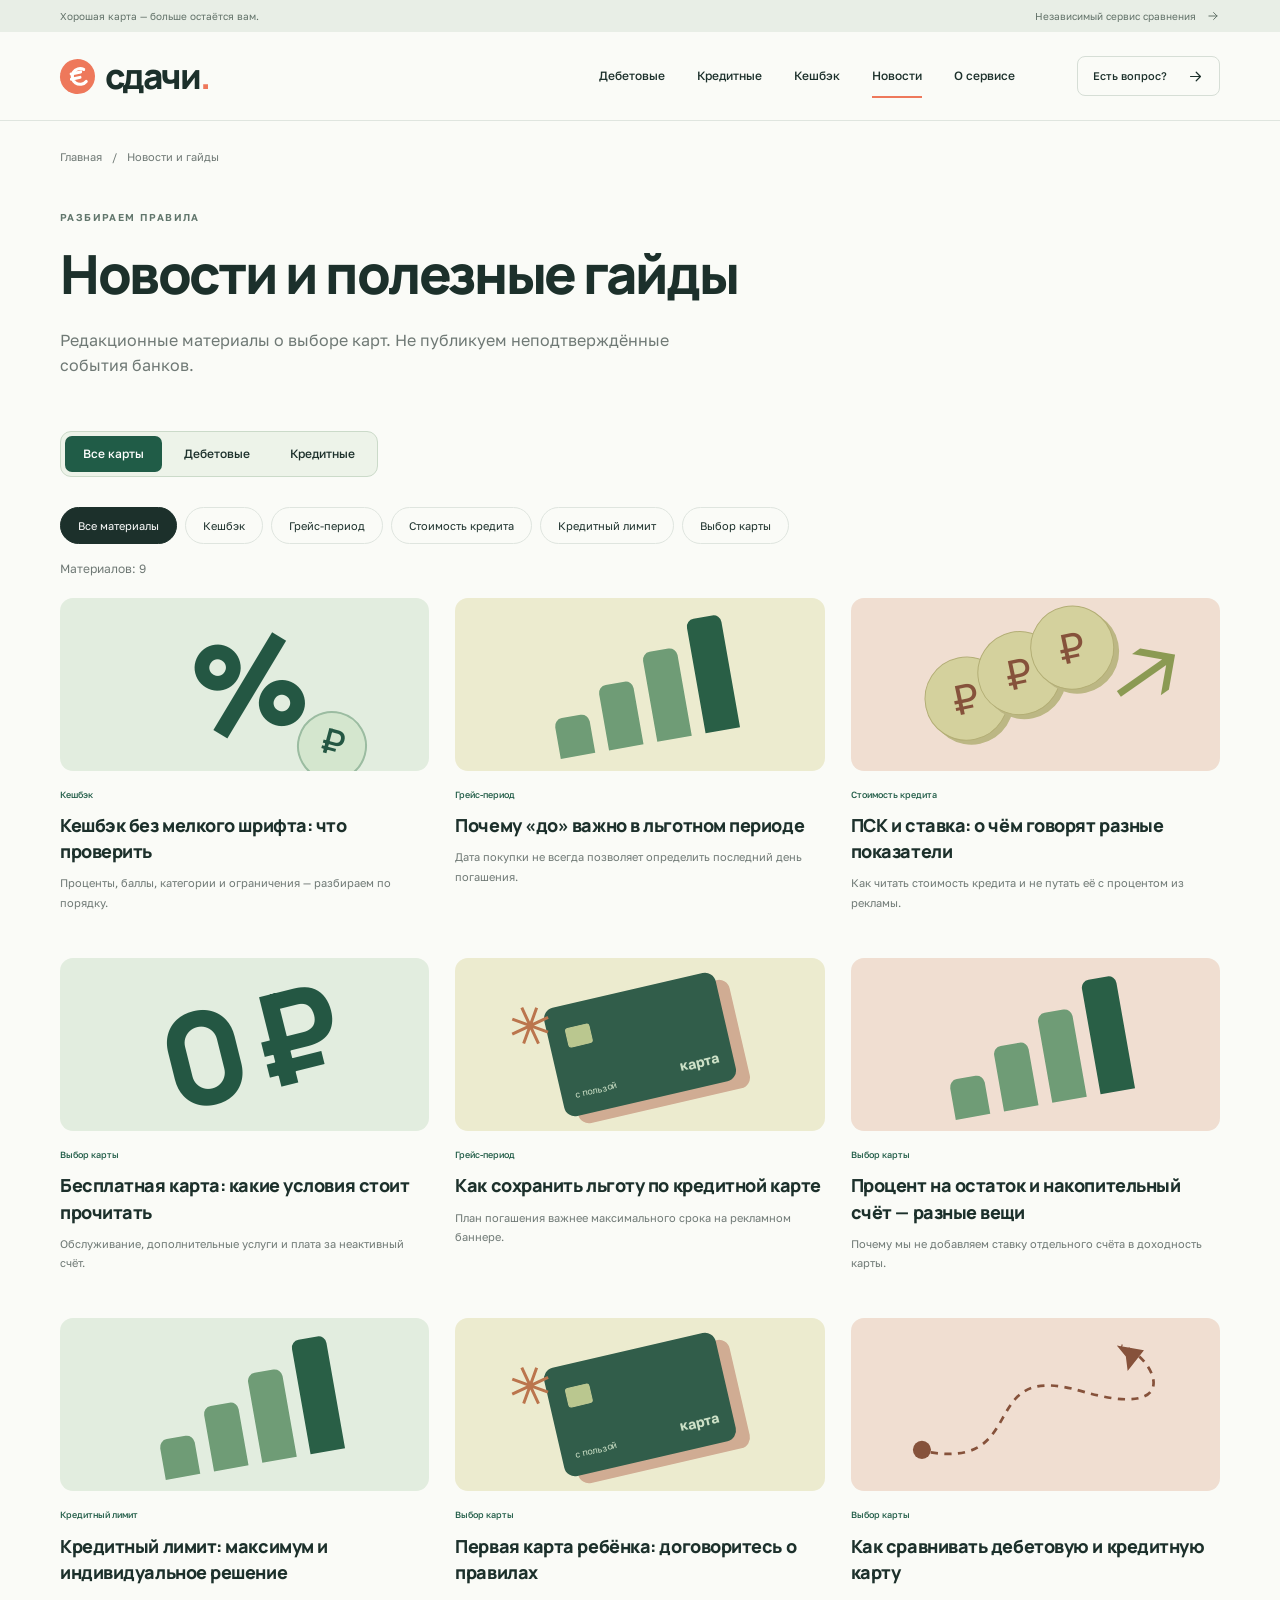
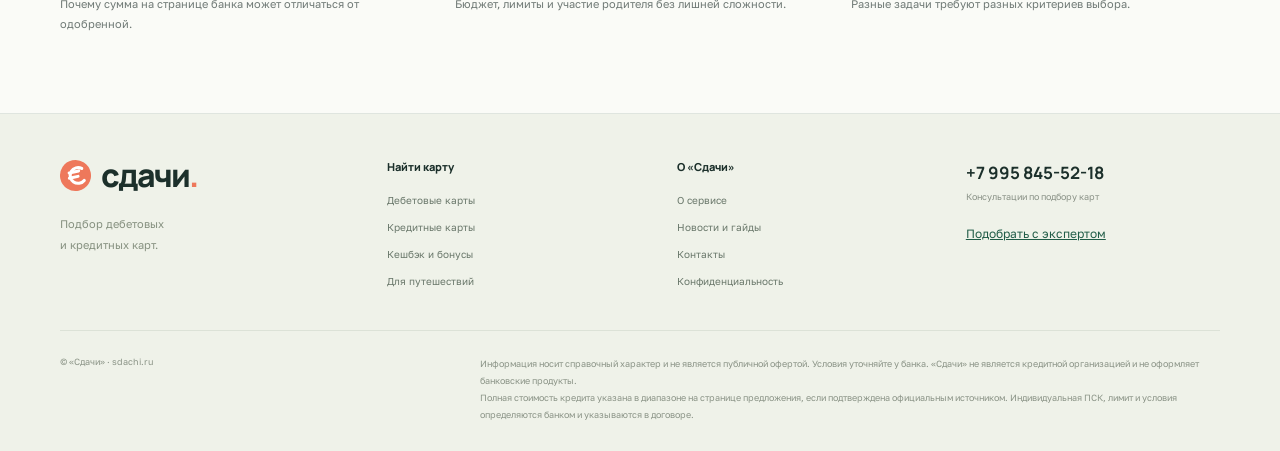
<file: news/index.html>
<!DOCTYPE html>
<html lang="ru">
<head>
  <meta charset="UTF-8">
  <meta name="viewport" content="width=device-width, initial-scale=1">
  <meta name="theme-color" content="#205c47">
  <title>Новости дебетовых и кредитных карт | Сдачи</title>
  <meta name="description" content="Новости дебетовых и кредитных карт, льготные периоды, ПСК и понятные статьи о кешбэке, обслуживании и погашении.">
  <meta property="og:type" content="website">
  <meta property="og:locale" content="ru_RU">
  <meta property="og:site_name" content="Сдачи">
  <meta property="og:title" content="Новости дебетовых и кредитных карт | Сдачи">
  <meta property="og:description" content="Новости дебетовых и кредитных карт, льготные периоды, ПСК и понятные статьи о кешбэке, обслуживании и погашении.">
  <link rel="icon" type="image/svg+xml" href="data:image/svg+xml,%3Csvg xmlns='http://www.w3.org/2000/svg' viewBox='0 0 40 40'%3E%3Crect width='40' height='40' rx='20' fill='%23ee785b'/%3E%3Cpath d='M29 12a11 11 0 1 0 0 16M11 14h13M10 21h11' fill='none' stroke='white' stroke-width='4' stroke-linecap='round'/%3E%3C/svg%3E">
  <link rel="preconnect" href="https://fonts.googleapis.com">
  <link rel="preconnect" href="https://fonts.gstatic.com" crossorigin>
  <link rel="stylesheet" href="../assets/style.css">
  <script src="../assets/data.js" defer></script>
  <script src="../assets/app.js" defer></script>
</head>
<body data-page="news" data-root="../">
  <main class="container" id="main"></main>
  <noscript><div class="container"><h1>Сдачи — подбор дебетовых и кредитных карт</h1><p>Для сравнения карт и расчёта выгоды включите JavaScript.</p><p>Свяжитесь с нами по телефону <a href="tel:+79958455218">+7 995 845-52-18</a>.</p></div></noscript>
</body>
</html>
</file>
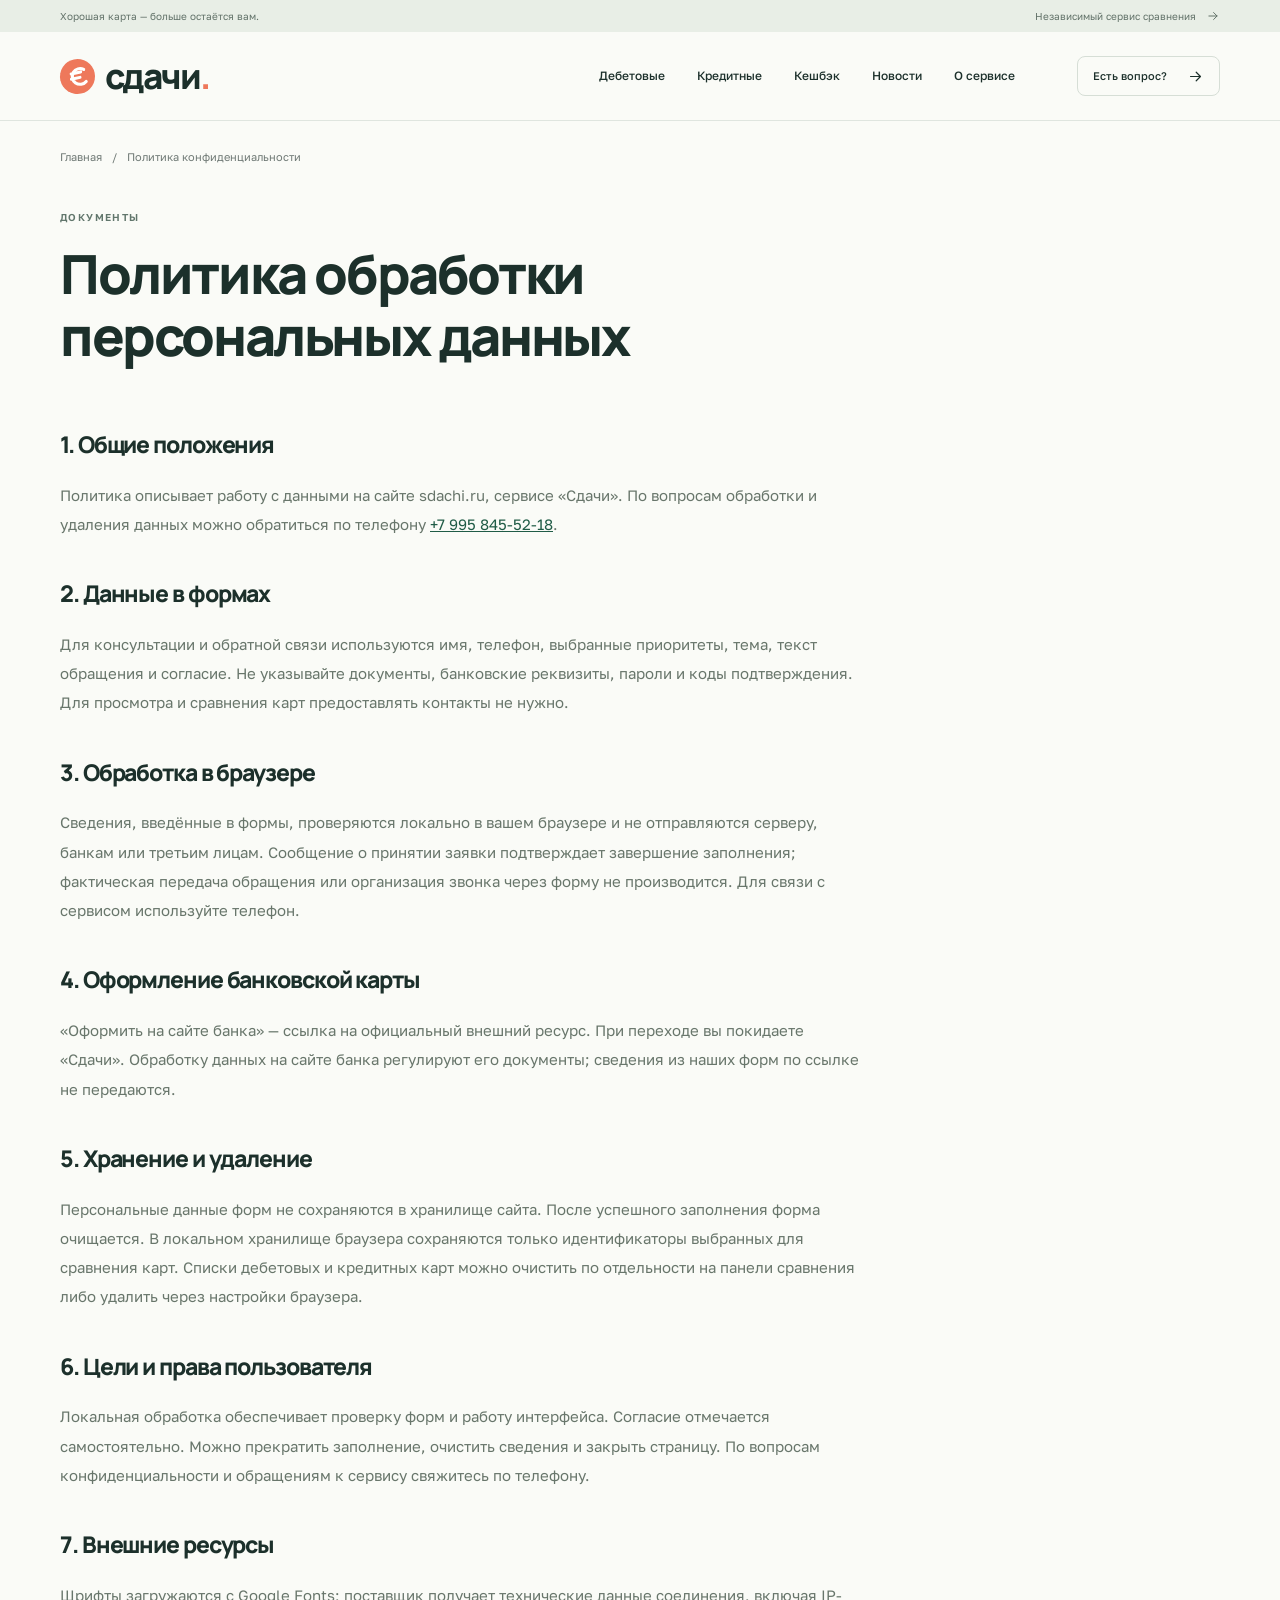
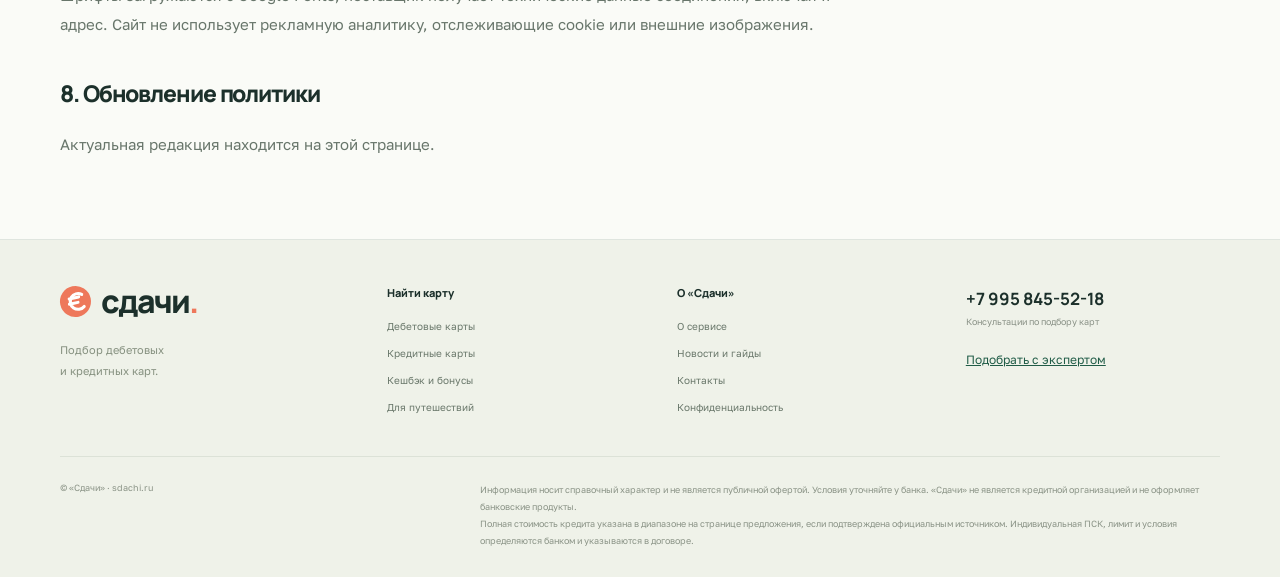
<file: privacy/index.html>
<!DOCTYPE html>
<html lang="ru">
<head>
  <meta charset="UTF-8">
  <meta name="viewport" content="width=device-width, initial-scale=1">
  <meta name="theme-color" content="#205c47">
  <title>Политика обработки персональных данных | Сдачи</title>
  <meta name="description" content="Политика конфиденциальности сервиса Сдачи. Работа с данными, формы, локальное хранение и права пользователей.">
  <meta property="og:type" content="website">
  <meta property="og:locale" content="ru_RU">
  <meta property="og:site_name" content="Сдачи">
  <meta property="og:title" content="Политика обработки персональных данных | Сдачи">
  <meta property="og:description" content="Политика конфиденциальности сервиса Сдачи. Работа с данными, формы, локальное хранение и права пользователей.">
  <link rel="icon" type="image/svg+xml" href="data:image/svg+xml,%3Csvg xmlns='http://www.w3.org/2000/svg' viewBox='0 0 40 40'%3E%3Crect width='40' height='40' rx='20' fill='%23ee785b'/%3E%3Cpath d='M29 12a11 11 0 1 0 0 16M11 14h13M10 21h11' fill='none' stroke='white' stroke-width='4' stroke-linecap='round'/%3E%3C/svg%3E">
  <link rel="preconnect" href="https://fonts.googleapis.com">
  <link rel="preconnect" href="https://fonts.gstatic.com" crossorigin>
  <link rel="stylesheet" href="../assets/style.css">
  <script src="../assets/data.js" defer></script>
  <script src="../assets/app.js" defer></script>
</head>
<body data-page="privacy" data-root="../">
  <main class="container" id="main"></main>
  <noscript><div class="container"><h1>Сдачи — подбор дебетовых и кредитных карт</h1><p>Для сравнения карт и расчёта выгоды включите JavaScript.</p><p>Свяжитесь с нами по телефону <a href="tel:+79958455218">+7 995 845-52-18</a>.</p></div></noscript>
</body>
</html>
</file>
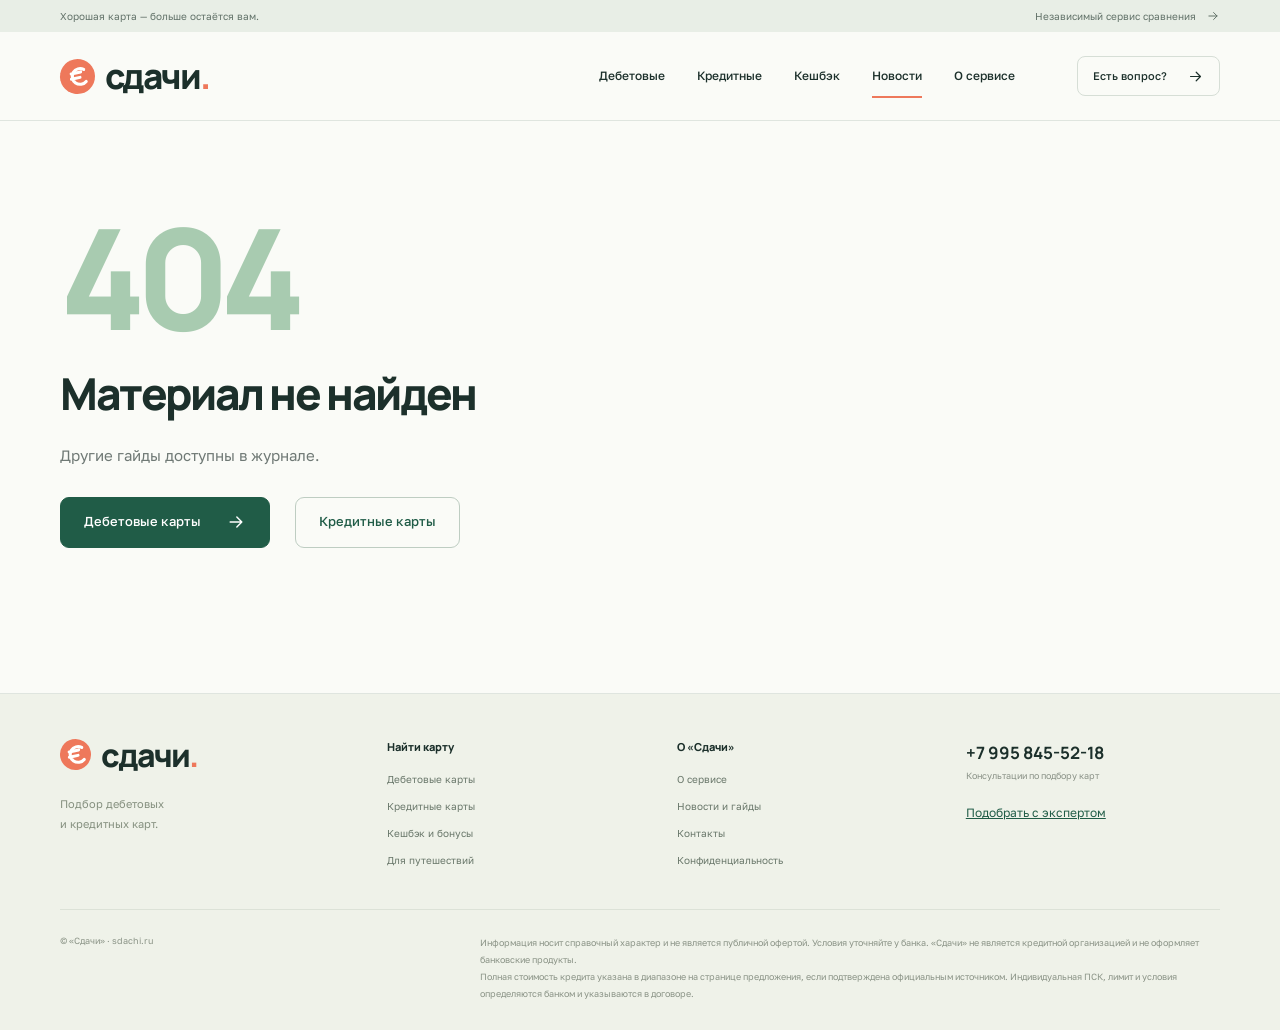
<file: news/article/index.html>
<!DOCTYPE html>
<html lang="ru">
<head>
  <meta charset="UTF-8">
  <meta name="viewport" content="width=device-width, initial-scale=1">
  <meta name="theme-color" content="#205c47">
  <title>Новости и полезные статьи | Журнал Сдачи</title>
  <meta name="description" content="Разбираем дебетовые и кредитные карты: кешбэк, льготный период, ПСК, стоимость обслуживания и погашение долга.">
  <meta property="og:type" content="website">
  <meta property="og:locale" content="ru_RU">
  <meta property="og:site_name" content="Сдачи">
  <meta property="og:title" content="Новости и полезные статьи | Журнал Сдачи">
  <meta property="og:description" content="Разбираем дебетовые и кредитные карты: кешбэк, льготный период, ПСК, стоимость обслуживания и погашение долга.">
  <link rel="icon" type="image/svg+xml" href="data:image/svg+xml,%3Csvg xmlns='http://www.w3.org/2000/svg' viewBox='0 0 40 40'%3E%3Crect width='40' height='40' rx='20' fill='%23ee785b'/%3E%3Cpath d='M29 12a11 11 0 1 0 0 16M11 14h13M10 21h11' fill='none' stroke='white' stroke-width='4' stroke-linecap='round'/%3E%3C/svg%3E">
  <link rel="preconnect" href="https://fonts.googleapis.com">
  <link rel="preconnect" href="https://fonts.gstatic.com" crossorigin>
  <link rel="stylesheet" href="../../assets/style.css">
  <script src="../../assets/data.js" defer></script>
  <script src="../../assets/app.js" defer></script>
</head>
<body data-page="article" data-root="../../">
  <main class="container" id="main"></main>
  <noscript><div class="container"><h1>Сдачи — подбор дебетовых и кредитных карт</h1><p>Для сравнения карт и расчёта выгоды включите JavaScript.</p><p>Свяжитесь с нами по телефону <a href="tel:+79958455218">+7 995 845-52-18</a>.</p></div></noscript>
</body>
</html>
</file>
<file: assets/style.css>
@import url('https://fonts.googleapis.com/css2?family=Golos+Text:wght@400;500;600;700&family=Manrope:wght@400;500;600;700;800&display=swap');
:root{--ink:#1c302b;--muted:#6f7975;--green:#205c47;--mint:#e8f2e9;--paper:#fafbf7;--line:#dfe5df;--coral:#ee785b;--radius:20px;font-family:'Golos Text',Arial,sans-serif;color:var(--ink);font-size:15px;line-height:1.6;font-synthesis:none}
*{box-sizing:border-box}body{margin:0;background:var(--paper)}a{color:inherit;text-decoration:none}button,input,select,textarea{font:inherit}button,a,input,select,textarea{-webkit-tap-highlight-color:transparent}button{cursor:pointer}button:disabled{cursor:default}img,svg{vertical-align:middle}svg{flex-shrink:0}h1,h2,h3,p{margin-top:0}h1,h2,h3,.brand,.calc-total,.about-word{font-family:'Manrope',Arial,sans-serif}h1{font-size:54px;line-height:1.15;letter-spacing:-2.4px;font-weight:800;margin-bottom:24px}h2{font-size:34px;line-height:1.25;letter-spacing:-1.1px;font-weight:800;margin-bottom:22px}h3{font-size:20px;line-height:1.4;font-weight:800;letter-spacing:-.45px;margin-bottom:12px}p{margin-bottom:18px}button{color:inherit}a:hover{color:var(--green)}button:focus-visible,a:focus-visible,input:focus-visible,select:focus-visible,textarea:focus-visible,summary:focus-visible,[tabindex]:focus-visible{outline:3px solid #d96647;outline-offset:4px}input,select,textarea{min-width:0}input[type=checkbox]{accent-color:var(--green);width:18px;height:18px;flex-shrink:0;cursor:pointer}::selection{background:#c3e9d3}.container{max-width:1224px;margin-inline:auto;padding-inline:32px}.muted{color:var(--muted)}.small{font-size:12px;line-height:1.7}.eyebrow{display:block;font-size:10px;letter-spacing:1.4px;font-weight:600;margin-bottom:17px;color:#61766c}.sr-only{position:absolute;width:1px;height:1px;overflow:hidden;clip:rect(0,0,0,0);white-space:nowrap}.skip-link{position:fixed;left:20px;top:-100px;background:var(--green);color:white;padding:10px 18px;z-index:99}.skip-link:focus{top:10px}.topbar{background:#e8eee6;font-size:10px;color:#627269}.topbar .container{display:flex;align-items:center;justify-content:space-between;height:32px}.topbar a{display:flex;gap:10px;align-items:center}.header{border-bottom:1px solid var(--line);background:var(--paper);position:relative;z-index:5}.header-inner{height:88px;display:flex;align-items:center;gap:38px}.brand{display:inline-flex;align-items:center;gap:10px;font-size:35px;letter-spacing:-2px;font-weight:800;line-height:1}.brand-symbol{display:flex;width:35px;height:35px;background:var(--coral);color:white;border-radius:50%;align-items:center;justify-content:center;transform:rotate(-12deg)}.brand-symbol svg{width:28px;height:28px}.brand-dot{color:var(--coral)}.main-nav{display:flex;gap:32px;align-items:center;margin-left:auto;font-size:12px;font-weight:500}.main-nav a{padding:12px 0;position:relative}.main-nav a[aria-current=page]:after{content:'';position:absolute;bottom:0;left:0;right:0;height:2px;background:var(--coral)}.header-contact{display:flex;gap:20px;align-items:center;margin-left:24px;font-size:11px;font-weight:500;border:1px solid #d6ded6;border-radius:8px;padding:10px 15px}.mobile-menu{display:none;border:0;background:none;padding:8px}.btn{display:inline-flex;align-items:center;justify-content:center;gap:25px;background:var(--green);border:1px solid var(--green);border-radius:9px;color:white;min-height:51px;padding:13px 23px;font-size:13px;font-weight:500;line-height:1.5;transition:background .18s,transform .18s}.btn:hover{background:#164735;border-color:#164735;color:white;transform:translateY(-1px)}.btn-small{min-height:43px;padding:10px 17px;font-size:12px;gap:20px}.btn-secondary{background:transparent;color:var(--green);border-color:#becdc2}.btn-secondary:hover{background:#e1eddf;color:var(--green);border-color:#becdc2}.btn-coral{background:var(--coral);border-color:var(--coral);color:var(--ink)}.btn-coral:hover{background:#f18b70;border-color:#f18b70;color:var(--ink)}.text-link{display:inline-flex;gap:16px;align-items:center;color:var(--green);font-size:12px;font-weight:500;white-space:nowrap}.text-link:hover{text-decoration:underline}.text-button{border:0;background:none;padding:3px 0;color:var(--green);text-decoration:underline;font-size:12px}.hero{display:grid;grid-template-columns:1.1fr 1fr;gap:24px;position:relative;padding:64px 0 52px}.hero h1{font-size:65px;letter-spacing:-3.5px;line-height:1.13;margin-bottom:22px}.hero h1>span{color:var(--green)}.hero-copy>p{font-size:16px;line-height:1.7;color:#788079;margin-bottom:27px}.hero .eyebrow{font-size:9px;display:flex;align-items:center;gap:9px;letter-spacing:1.3px;margin-bottom:23px}.live-dot{width:6px;height:6px;border-radius:50%;background:var(--coral);display:inline-block}.picker-label{font-size:11px;font-weight:500;display:block;margin-bottom:11px}.picker-options{display:flex;gap:7px;flex-wrap:wrap;max-width:480px;margin-bottom:21px}.picker-options button{background:none;border:1px solid #d5ded5;border-radius:24px;padding:8px 12px;display:flex;align-items:center;gap:6px;font-size:10px;white-space:nowrap}.picker-options button.active{color:var(--green);background:#e4efe4;border-color:#aecab7}.hero-cta{min-width:242px}.picker-caption{font-size:10px;color:#7b857d;display:block;margin-top:11px}.hero-visual{position:relative;min-height:400px;align-self:stretch;margin-top:17px}.hero-orbit{position:absolute;inset:0 -8px 5px 0;background:#e6efe3;border-radius:48% 52% 44% 56%/52% 43% 57% 48%;transform:rotate(-10deg)}.hero-orbit:after{content:'';position:absolute;inset:19px;border:1px solid #d2dfcd;border-radius:50%}.plastic{background:var(--card-bg);color:var(--card-ink);aspect-ratio:1.61;border-radius:15px;position:relative;isolation:isolate;overflow:hidden;width:100%;padding:18px 20px;display:flex;flex-direction:column;justify-content:space-between;box-shadow:inset 0 0 0 1px #ffffff20;user-select:none}.plastic-art{position:absolute;inset:0;z-index:-1;opacity:.19;overflow:hidden}.plastic-art:before{content:'';position:absolute;width:240px;height:240px;border:35px solid currentColor;border-radius:50%;right:-55px;top:-50px}.plastic-art:after{content:'';position:absolute;width:210px;height:210px;border:1px solid currentColor;border-radius:50%;right:-20px;top:50px;box-shadow:0 0 0 13px #ffffff05,0 0 0 30px #ffffff08,0 0 0 44px #ffffff06}.plastic-bank{display:flex;align-items:center;gap:7px;position:relative;font-family:'Manrope',sans-serif;font-size:9px;font-weight:700}.bank-mark{display:flex;align-items:center}.chip{position:absolute;left:23px;top:46%;width:29px;height:23px;background:#d6cc9e;border:1px solid #b1a973;border-radius:5px;opacity:.88;overflow:hidden}.chip:before,.chip:after{content:'';position:absolute;left:0;right:0;top:7px;border-top:1px solid #a3976d}.chip:after{top:14px}.chip i{position:absolute;top:0;bottom:0;left:9px;width:10px;border-inline:1px solid #a3976d}.contactless{position:absolute;top:44%;left:61px;font-size:15px;letter-spacing:-2px;font-weight:400;transform:scaleX(.8)}.plastic-bottom{display:flex;align-items:end;justify-content:space-between;gap:10px}.plastic-bottom>span{font-size:11px;font-weight:500}.plastic-bottom b{font-size:17px;font-style:italic;font-weight:800;letter-spacing:-1px}.hero-card{position:absolute;width:310px;height:194px;aspect-ratio:auto;box-shadow:0 20px 30px #1d3d2b1a}.hero-card-back{top:44px;right:2px;transform:rotate(16deg)}.hero-card-front{top:138px;left:2px;transform:rotate(-12deg)}.hero-card .plastic-bank{font-size:10px}.hero-card .plastic-bottom>span{font-size:13px}.visual-tag{position:absolute;font-size:9px;font-weight:500;display:flex;align-items:center;gap:6px;background:var(--paper);border:1px solid #dce4d7;padding:8px 13px;border-radius:24px;z-index:2}.tag-top{top:-1px;left:19px;transform:rotate(-5deg)}.cash-bubble{position:absolute;right:-10px;bottom:82px;min-width:177px;background:white;padding:15px 38px 12px 17px;border-radius:13px;box-shadow:0 8px 20px #1d3d2b09;transform:rotate(4deg);z-index:3}.cash-bubble>span:first-child{font-size:9px;display:block;color:#738078}.cash-bubble strong{font-size:25px;letter-spacing:-1px;font-family:'Manrope',sans-serif}.bubble-check{position:absolute;right:11px;top:24px;width:23px;height:23px;background:#e3efdc;border-radius:50%;display:grid;place-items:center;color:var(--green)}.hero-doodle{position:absolute;bottom:12px;left:30px;width:72px;height:65px;color:var(--coral);transform:rotate(10deg)}.visual-footnote{position:absolute;bottom:8px;left:122px;font-size:10px;line-height:1.6;color:#82907e;transform:rotate(-4deg)}.sparkle{position:absolute;left:15px;top:70px;color:var(--coral);transform:rotate(15deg)}.sparkle svg{fill:currentColor;stroke-width:.6}.trust-strip{display:flex;align-items:center;justify-content:space-between;padding:18px 0;border-top:1px solid var(--line);border-bottom:1px solid var(--line);font-size:10px;color:#737f75}.trust-strip span{display:flex;gap:9px;align-items:center}.trust-strip svg{color:#588064;width:17px;height:17px}.section{padding-top:70px}.section-heading{display:flex;justify-content:space-between;align-items:end;gap:20px;margin-bottom:25px}.section-heading h2{margin-bottom:0}.section-heading .eyebrow{margin-bottom:12px}.section-heading .text-link{padding-bottom:5px}.tabs{display:flex;align-items:center;gap:8px;margin-bottom:25px;flex-wrap:wrap}.tabs button{background:transparent;border:1px solid var(--line);border-radius:24px;padding:9px 17px;font-size:11px}.tabs button.active{background:var(--ink);color:white;border-color:var(--ink)}.tabs-note{margin-left:auto;color:var(--muted);font-size:10px}.offers-grid{display:grid;grid-template-columns:repeat(3,minmax(0,1fr));gap:20px}.offer{background:#fff;border:1px solid var(--line);border-radius:16px;padding:21px;min-width:0}.offer-label{display:inline-block;font-size:9px;line-height:1.6;background:#f0f4e9;color:#5c7254;padding:4px 9px;border-radius:5px;margin-bottom:16px}.offer .plastic{width:85%;margin:0 auto 23px;transform:rotate(-3deg);transition:transform .25s}.offer:hover .plastic{transform:rotate(0)}.offer-title h3{margin:2px 0 17px;font-size:22px}.offer-stats{display:grid;grid-template-columns:1fr 1fr 1.2fr;gap:4px}.offer-stats strong{font-family:'Manrope',sans-serif;display:block;font-size:20px;font-weight:800;letter-spacing:-.7px;white-space:nowrap}.offer-stats span{display:block;font-size:9px;color:var(--muted);margin-top:2px}.offer-note{font-size:9px;line-height:1.7;color:var(--muted);border-top:1px solid var(--line);padding-top:13px;margin:15px 0;min-height:45px}.offer-actions{display:flex;gap:9px;align-items:center}.offer-actions .btn{flex:1}.compare-btn{width:43px;height:43px;border:1px solid var(--line);border-radius:8px;background:transparent;display:grid;place-items:center;flex-shrink:0}.compare-btn:hover{background:var(--mint)}.compare-btn.selected{background:#d9eddd;border-color:#81b18c;color:var(--green)}.offers-grid+p{margin-top:14px}.category-grid{display:grid;grid-template-columns:repeat(4,minmax(0,1fr));gap:14px}.category-tile{display:block;padding:27px 22px 23px;border-radius:15px;transition:transform .2s}.category-tile:hover{transform:translateY(-3px)}.category-tile>svg{margin-bottom:29px}.category-tile h3{font-size:17px;letter-spacing:-.5px;margin-bottom:10px}.category-tile p{font-size:11px;line-height:1.7;opacity:.7;margin-bottom:26px}.category-tile>span{display:flex;gap:6px;align-items:center;justify-content:space-between;font-size:10px}.cat-mint{background:#e1eddf}.cat-butter{background:#eff0d7}.cat-peach{background:#f4e4da}.cat-cream{background:#efeee6}.how-section{display:grid;grid-template-columns:1fr 1.1fr;gap:100px;align-items:start}.how-title h2{font-size:41px}.how-title p{max-width:320px;font-size:13px;color:var(--muted)}.how-steps>div{display:flex;gap:24px;padding:20px 0;border-bottom:1px solid var(--line)}.how-steps>div:first-child{padding-top:0}.how-steps h3{font-size:16px;margin-bottom:7px}.how-steps p{font-size:12px;line-height:1.8;color:var(--muted);margin-bottom:0}.step-no{font-family:'Manrope',sans-serif;font-size:18px;color:#a4b79e;line-height:1.4}.news-grid{display:grid;grid-template-columns:repeat(3,minmax(0,1fr));gap:26px}.article-art{height:173px;border-radius:13px;overflow:hidden;position:relative;display:flex;align-items:center;justify-content:center;color:#245743}.article-art.mint{background:#e2eddf}.article-art.peach{background:#f0ded1;color:#86523b}.article-art.butter{background:#ecebcf;color:#747344}.art-percent{font-family:'Manrope',sans-serif;font-size:128px;font-weight:800;line-height:1;transform:rotate(-14deg);letter-spacing:-10px}.art-coin{position:absolute;width:70px;height:70px;border:2px solid #9bbca1;border-radius:50%;right:62px;bottom:-10px;background:#d4e6ce;font-size:35px;text-align:center;transform:rotate(15deg);font-family:'Manrope',sans-serif;font-weight:600}.mini-plastic{width:176px;height:111px;background:#315d4a;transform:rotate(-13deg);border-radius:11px;box-shadow:12px 10px 0 #d0ac93;color:#cde1c7;padding:14px;display:flex;justify-content:space-between;align-items:end;font-size:9px}.mini-plastic:before{content:'';position:absolute;width:23px;height:18px;top:23px;left:18px;border:1px solid #c2cb95;background:#bac78f;border-radius:3px}.mini-plastic b{font-size:14px;font-style:italic}.art-spark{position:absolute;left:57px;top:21px;color:#bb754d;transform:rotate(20deg);font-size:52px}.art-spark svg{width:40px;height:40px}.coin-stack{display:flex;gap:0;align-items:center;transform:rotate(-12deg);position:relative}.coin-stack i{display:grid;place-items:center;width:84px;height:84px;background:#d4d19d;border:1px solid #b3ae75;border-radius:50%;font-size:42px;font-style:normal;box-shadow:4px 5px 0 #bcb784;margin-left:-27px}.coin-stack i:nth-child(2){transform:translateY(-14px)}.coin-stack i:nth-child(3){transform:translateY(-28px)}.art-line{position:absolute;right:42px;top:7px;font-size:85px;font-weight:400;color:#8b9a53;transform:rotate(10deg)}.art-growth{display:flex;gap:14px;align-items:end;transform:rotate(-10deg);height:120px}.art-growth i{display:block;width:35px;background:#6f9c76;border-radius:8px 8px 0 0;height:40px}.art-growth i:nth-child(2){height:65px}.art-growth i:nth-child(3){height:90px}.art-growth i:nth-child(4){height:115px;background:#295f46}.article-art>svg{height:145px;width:90%}.art-link{display:block}.art-link:hover .article-art{filter:brightness(.98)}.news-meta{display:flex;gap:13px;align-items:center;flex-wrap:wrap;font-size:9px;margin:17px 0 10px;color:#858a80}.news-meta>span:first-child{color:var(--green);font-weight:500}.news-tile h3{font-size:18px;line-height:1.45;margin-bottom:9px}.news-tile>p{font-size:11px;color:var(--muted);line-height:1.8;margin-bottom:0}.newsletter{background:#214f3e;color:#f7f9f0;border-radius:18px;margin-top:70px;padding:38px 40px;display:grid;grid-template-columns:1fr 1fr;gap:40px;align-items:center;position:relative;overflow:hidden}.newsletter h2{font-size:28px;margin-bottom:13px}.newsletter .eyebrow{color:#b8ceba;font-size:9px;letter-spacing:1.5px}.newsletter p{font-size:11px;color:#b6c6b8;margin-bottom:0}.subscribe-row{display:flex;gap:8px}.subscribe-row input{border:0;background:#f3f6ed;flex:1;width:100px;min-height:47px;padding:10px 15px;border-radius:8px;font-size:12px;color:var(--ink)}.subscribe-row .btn{min-height:47px;font-size:11px;padding-inline:16px;gap:12px}.consent{display:flex!important;align-items:start;gap:9px!important;font-size:10px!important;font-weight:400!important;line-height:1.6;margin-block:16px;cursor:pointer}.consent input{margin:1px 0 0}.consent a{text-decoration:underline}.newsletter .consent{color:#afc4b3;font-size:8px!important;gap:8px!important;max-width:360px}.newsletter .consent input{width:14px;height:14px}.newsletter .consent a:hover{color:#fff}.faq-section{display:grid;grid-template-columns:.65fr 1.35fr;gap:50px}.faq-section h2{font-size:38px}.faq-section>div>p{font-size:12px}.faq-list details{border-bottom:1px solid var(--line)}.faq-list summary{list-style:none;display:flex;justify-content:space-between;align-items:center;padding:21px 0;cursor:pointer;gap:20px;font-weight:500;font-size:13px}.faq-list summary::-webkit-details-marker{display:none}.faq-list summary span{font-size:23px;font-weight:400;line-height:1;transition:transform .2s}.faq-list details[open] summary span{transform:rotate(45deg)}.faq-list details p{font-size:12px;line-height:1.9;color:var(--muted);max-width:600px;margin-bottom:22px}.footer{margin-top:80px;border-top:1px solid var(--line);background:#eff2e9;padding:45px 0 28px}.footer-top{display:grid;grid-template-columns:1.15fr 1fr 1fr 1fr;gap:35px}.footer .brand{font-size:32px}.footer .brand-symbol{width:31px;height:31px}.footer-top>div:first-child p{font-size:11px;line-height:1.9;color:#85907f;margin-top:19px}.footer-top h3{font-size:11px;margin-bottom:17px;letter-spacing:0}.footer-top>div:not(:first-child)>a{display:block;font-size:10px;color:#6a786b;margin-bottom:11px}.footer-top>.footer-contacts>a:first-child{font-family:'Manrope',sans-serif;font-weight:700;color:var(--ink);font-size:16px;margin-bottom:3px;white-space:nowrap}.footer-contacts>span{font-size:9px;color:#8a9287;display:block;margin-bottom:16px}.footer-bottom{border-top:1px solid #dce2d7;margin-top:30px;padding-top:24px;display:grid;grid-template-columns:1fr 2fr;gap:50px;font-size:9px;color:#8b9487}.footer-bottom p{margin:0;line-height:1.9}.breadcrumbs{display:flex;gap:10px;color:var(--muted);font-size:11px;margin-top:27px;flex-wrap:wrap}.breadcrumbs a:hover{text-decoration:underline}.page-intro{padding:43px 0 30px}.page-intro .eyebrow{font-size:10px}.page-intro p{max-width:670px;color:var(--muted);font-size:16px;margin-bottom:12px}.catalog-layout{display:grid;grid-template-columns:240px 1fr;gap:27px;margin-top:8px}.filters{border:1px solid var(--line);border-radius:15px;padding:20px;height:fit-content;background:#fff}.filter-title{display:flex;align-items:center;justify-content:space-between;margin-bottom:23px}.filter-title h2{font-size:17px;letter-spacing:-.3px;margin-bottom:0}.filters label:not(.check-label){display:block;font-size:11px;font-weight:500;margin-bottom:7px}.filters select{width:100%;background:var(--paper);border:1px solid var(--line);padding:10px;border-radius:7px;margin-bottom:20px;font-size:11px}.check-label{display:flex;align-items:center;gap:10px;font-size:11px;line-height:1.5;cursor:pointer;margin:16px 0}.check-label input{margin:0}.filter-help{margin-top:25px;padding-top:20px;border-top:1px solid var(--line);color:#79907c}.filter-help p{font-size:10px;line-height:1.8;margin:10px 0 0}.filter-toggle{display:none}.results-toolbar{display:flex;justify-content:space-between;align-items:center;gap:20px;margin:0 0 20px;min-height:40px;font-size:11px}.sort-label{display:flex;align-items:center;gap:7px;font-size:10px;color:var(--muted)}.sort-label select{border:0;background:none;font-size:11px;padding:8px 0;color:var(--ink);max-width:178px}.catalog-grid{display:grid;grid-template-columns:repeat(2,minmax(0,1fr));gap:20px}.catalog-main>p{margin-top:20px}.catalog-main,.catalog-layout>*,.calculator-layout>*,.contact-layout>*{min-width:0}.empty-state{text-align:center;padding:70px 20px;border:1px dashed var(--line);border-radius:15px;grid-column:1/-1}.empty-state h2{font-size:23px;margin:20px 0 10px}.empty-state p{color:var(--muted);font-size:12px}.detail-hero{display:grid;grid-template-columns:1.15fr 1fr;gap:90px;padding:40px 0}.detail-bank{margin:26px 0 12px;font-size:12px;color:var(--muted);display:flex;align-items:center;gap:15px;flex-wrap:wrap}.pill{background:#e8eee0;padding:5px 10px;border-radius:20px;font-size:10px;color:var(--green)}.detail-hero h1{margin-bottom:18px}.detail-lead{font-size:15px;line-height:1.8;color:var(--muted)}.detail-stats{display:flex;gap:34px;margin:30px 0}.detail-stats strong{font-family:'Manrope',sans-serif;font-size:28px;font-weight:800;white-space:nowrap}.detail-stats span{display:block;font-size:10px;color:var(--muted)}.detail-hero>div>p.small{margin-top:10px}.detail-card-wrap{padding:55px 30px 25px;background:#e8eee2;border-radius:20px;align-self:center;position:relative}.detail-card-wrap .plastic{transform:rotate(-7deg);margin-bottom:40px;box-shadow:0 18px 20px #234c321c}.detail-card-wrap .plastic-bank{font-size:12px}.detail-card-wrap .plastic-bottom>span{font-size:14px}.detail-bonus{display:flex;gap:15px;align-items:start;font-size:12px;line-height:1.6;color:var(--green)}.detail-bonus svg{margin-top:3px;color:#ad7955}.anchor-nav{border-block:1px solid var(--line);display:flex;gap:35px;font-size:12px;padding:17px 0;flex-wrap:wrap}.anchor-nav a:hover{text-decoration:underline}.detail-content{display:grid;grid-template-columns:1.7fr 1fr;gap:70px;align-items:start}.info-table>div{display:grid;grid-template-columns:1fr 1.2fr;gap:25px;border-bottom:1px solid var(--line);padding:15px 0;font-size:12px}.info-table>div>span{color:var(--muted)}.info-table strong{font-weight:500}.side-note{background:#edf1e6;border-radius:15px;padding:27px}.side-note h3{margin-top:16px}.side-note p{font-size:12px;line-height:1.9;color:var(--muted)}.tariff-grid{display:grid;grid-template-columns:repeat(3,minmax(0,1fr));gap:24px}.tariff-grid>div{border-top:1px solid var(--line);padding-top:22px}.tariff-grid h3{font-size:17px}.tariff-grid strong{font-family:'Manrope',sans-serif;font-size:23px;display:block;margin-bottom:10px}.tariff-grid p{font-size:12px;color:var(--muted);line-height:1.9}.tariff-grid>div>svg{margin-bottom:18px}.calculator{background:#e8efe3;border-radius:20px;padding:32px;margin-top:55px}.calculator h2{margin-bottom:10px}.calculator>p{font-size:13px;color:var(--muted)}.calculator-layout{display:grid;grid-template-columns:1.2fr 1fr;gap:45px;margin-top:25px}.spend-grid{display:grid;grid-template-columns:1fr 1fr;gap:18px}.spend-grid>label{display:block;font-size:11px;font-weight:500}.money-input{display:flex;align-items:center;background:#fff;border:1px solid #d3ded0;border-radius:8px;margin-top:7px;padding-right:13px}.money-input input{background:transparent;flex:1;min-width:0;width:90px;border:0;border-radius:8px;padding:11px 12px;font-size:14px;color:var(--ink)}.money-input>span{font-size:12px;color:#8b9586}.calc-result{padding:25px;border-radius:15px;background:#fff}.calc-result h3{font-size:23px;margin:5px 0 2px}.calc-total{display:block;font-size:38px;line-height:1.4;letter-spacing:-1.5px;margin:12px 0 15px}.calc-total small{font-size:12px;letter-spacing:0;font-family:'Golos Text',sans-serif;font-weight:400;margin-left:6px;color:var(--muted)}.calc-lines{display:grid;gap:7px;font-size:11px;color:var(--muted)}.calc-lines>span{display:flex;justify-content:space-between;gap:12px}.calc-lines b{font-weight:500;color:var(--ink)}.annual{border-top:1px solid var(--line);padding-top:13px;margin-top:16px;font-size:13px;font-weight:500;color:var(--green)}.calc-warning{font-size:10px;line-height:1.7;color:#966140}.calculator>p.small{margin:22px 0 0;font-size:10px}.pros-grid{display:grid;grid-template-columns:1fr 1fr;gap:25px}.pros-grid>div{border:1px solid var(--line);border-radius:15px;padding:27px}.pros-grid>div:first-child{background:#edf3e8}.pros-grid p{display:flex;gap:12px;font-size:12px;color:var(--muted)}.pros-grid svg{color:var(--green);width:18px;height:18px;margin-top:2px}.minus{color:#b9896b;font-size:20px;line-height:1}.closing-cta{margin-top:55px;padding:30px 35px;border-radius:16px;background:#e9eddf;display:flex;align-items:center;justify-content:space-between;gap:25px}.closing-cta h2{font-size:26px;margin-bottom:10px}.closing-cta p{font-size:12px;color:var(--muted);margin-bottom:0}.calc-ranking{display:grid;grid-template-columns:repeat(3,minmax(0,1fr));gap:15px;margin-top:20px}.calc-ranking>a{display:flex;gap:15px;align-items:center;background:#f7f9f0;border-radius:10px;padding:17px;font-size:10px}.calc-ranking>a>div{flex:1}.calc-ranking span{display:block;font-size:8px;color:var(--muted);margin-top:3px}.calc-ranking strong{font-size:14px;white-space:nowrap}.calc-ranking small{font-size:8px;display:block;font-weight:400;text-align:right}.rating-list{margin-top:25px}.rating-row{display:grid;grid-template-columns:40px 1.5fr 1fr 1fr auto;align-items:center;gap:20px;padding:25px 0;border-top:1px solid var(--line)}.rating-number{font-family:'Manrope',sans-serif;font-size:22px;font-weight:700;color:#a1b19c}.rating-row h3{margin:3px 0 0;font-size:20px}.rating-row>div>strong{display:block;font-family:'Manrope',sans-serif;font-size:23px;font-weight:800}.rating-row>div>span:not(.small){display:block;font-size:10px;color:var(--muted)}.news-tabs{margin-top:12px;margin-bottom:15px}.journal-grid{row-gap:45px}.article-page{max-width:820px;margin:45px auto 0}.article-page h1{font-size:46px;margin-top:20px}.article-page>.news-meta{font-size:11px;margin-top:35px}.article-lead{font-size:19px;color:var(--muted);line-height:1.7}.article-page>.article-art{height:320px;margin:35px 0 45px}.article-page>.article-art .art-percent{font-size:200px}.article-page>.article-art .art-coin{height:100px;width:100px;right:230px;bottom:0;font-size:55px}.article-page>.article-art .mini-plastic{transform:rotate(-13deg) scale(1.6)}.article-page>.article-art .coin-stack{transform:rotate(-12deg) scale(1.6)}.article-page>.article-art .art-growth{transform:rotate(-10deg) scale(1.7)}.article-body{max-width:680px;margin:auto}.article-body h2{font-size:27px;margin-top:35px}.article-body p{font-size:15px;line-height:1.9;color:#66756a}.article-tip{padding:25px;display:flex;gap:20px;background:#e7efdf;border-radius:13px;margin:35px 0}.article-tip h3{font-size:18px;margin-top:0}.article-tip p{font-size:12px}.article-body>.small{font-size:11px}.about-banner{background:#e3eddf;display:grid;grid-template-columns:1.1fr 1fr;gap:45px;align-items:center;border-radius:20px;padding:50px 40px}.about-word{font-size:75px;letter-spacing:-4px;font-weight:800;white-space:nowrap}.about-word span{color:var(--coral)}.about-banner p{font-size:13px;line-height:1.9}.about-banner p:last-child{margin-bottom:0}.prose{max-width:800px}.prose p{font-size:15px;line-height:1.95;color:#68766b}.prose a:not(.btn){text-decoration:underline;color:var(--green)}.prose h2{font-size:28px;margin-top:40px}.prose h2:first-child{margin-top:0}.legal h2{font-size:23px}.legal{padding-top:10px}.contact-layout{display:grid;grid-template-columns:1fr 1.15fr;gap:85px;margin-top:15px}.contact-info h2{font-size:24px}.contact-phone{font-family:'Manrope',sans-serif;font-size:29px;font-weight:800;letter-spacing:-1px}.contact-info>.muted{font-size:12px;margin-top:8px}.contact-mail{display:flex;gap:25px;align-items:center;font-size:17px;margin-top:23px;color:var(--green)}.contact-address{margin:35px 0}.contact-address h3{font-size:16px}.contact-address p{font-size:12px;color:var(--muted)}.contact-info .side-note h3{font-size:16px;margin-top:0}.form-card{padding:30px;background:#fff;border:1px solid var(--line);border-radius:17px;height:fit-content}.form-card h2{font-size:26px}.form-card label,dialog label{display:block;font-size:12px;font-weight:500;margin-bottom:16px}.form-card input:not([type=checkbox]),.form-card select,.form-card textarea,dialog input:not([type=checkbox]){display:block;width:100%;border:1px solid var(--line);background:#fafbf7;padding:12px;border-radius:7px;margin-top:7px;font-size:13px;color:var(--ink)}textarea{resize:vertical}.form-grid{display:grid;grid-template-columns:1fr 1fr;gap:16px}.form-message:empty{display:none}.form-message.success{font-size:12px;color:var(--green);background:#e1efdd;padding:14px;border-radius:8px;margin:18px 0 0;display:flex;align-items:start;gap:9px}.form-message.success svg{margin-top:1px}.newsletter .form-message.success{font-size:11px;color:#173e2b}.not-found{max-width:760px;padding:65px 0}.error-code{font-family:'Manrope',sans-serif;font-weight:800;font-size:140px;color:#a8cbb0;letter-spacing:-10px;line-height:1.3}.not-found h1{font-size:44px}.not-found p{color:var(--muted)}.not-found>div{display:flex;gap:25px;align-items:center;margin-top:30px}.compare-bar{position:fixed;z-index:10;bottom:20px;left:50%;transform:translateX(-50%);display:flex;align-items:center;gap:25px;border-radius:13px;background:#fff;border:1px solid #b5cbb7;box-shadow:0 6px 30px #173d2b26;padding:15px 20px;max-width:calc(100% - 32px);width:720px}.compare-bar[hidden]{display:none}.compare-bar>div{flex:1;min-width:0}.compare-bar b{font-size:12px;display:block}.compare-bar span{font-size:10px;display:block;overflow:hidden;text-overflow:ellipsis;white-space:nowrap;color:var(--muted);margin-top:3px}.has-compare{padding-bottom:100px}.toast{position:fixed;left:50%;bottom:125px;transform:translate(-50%,20px);z-index:30;background:var(--ink);color:#fff;border-radius:10px;padding:13px 20px;font-size:12px;opacity:0;transition:opacity .2s,transform .2s;pointer-events:none;max-width:calc(100% - 32px);width:max-content}.toast.visible{opacity:1;transform:translate(-50%,0)}dialog{border:1px solid var(--line);border-radius:19px;background:var(--paper);color:var(--ink);padding:35px;width:470px;max-width:calc(100% - 24px);max-height:calc(100dvh - 32px);overscroll-behavior:contain}dialog::backdrop{background:#142b2370;backdrop-filter:blur(3px)}dialog.wide{width:1050px}dialog>div>h2{font-size:27px;padding-right:18px;margin:8px 0 12px}dialog>div>p{font-size:12px;color:var(--muted)}dialog .eyebrow{padding-right:20px}.modal-close{position:absolute;right:12px;top:12px;border:0;border-radius:50%;width:31px;height:31px;background:#e4ecdf;display:grid;place-items:center}.modal-open{overflow:hidden}.compare-scroll{overflow-x:auto;max-width:100%;padding-bottom:8px}.compare-table{border-collapse:collapse;width:100%;font-size:11px}.compare-table th,.compare-table td{border-bottom:1px solid var(--line);padding:15px 12px;text-align:left;vertical-align:top;min-width:150px}.compare-table thead th{min-width:180px;width:25%}.compare-table th:first-child{font-weight:500;color:var(--muted);min-width:130px;width:18%}.compare-table .plastic{margin:4px 0 20px;font-size:8px;max-width:230px}.compare-table .plastic-bank{font-size:7px}.compare-table thead a{display:block;font-size:16px;margin-bottom:6px}.compare-table thead th>span{font-size:9px;color:var(--muted);font-weight:400}.mobile-break{display:none}
@media(min-width:1600px){.container{max-width:1300px}.hero{padding-top:75px}.hero h1{font-size:70px}.hero-card{width:335px;height:209px}.hero-card-front{top:140px;left:5px}.hero-card-back{right:7px}.hero-visual{min-height:425px}}
@media(max-width:1100px){.container{padding-inline:25px}.header-inner{gap:22px}.main-nav{gap:22px}.header-contact{margin-left:0}.hero h1{font-size:56px}.hero{grid-template-columns:1.05fr 1fr;padding-top:48px}.hero-card{width:265px;height:166px}.hero-card-front{left:0;top:142px}.hero-card-back{top:58px;right:3px}.hero-visual{min-height:380px}.cash-bubble{right:0;bottom:63px}.hero-doodle{left:15px}.visual-footnote{left:100px}.category-tile{padding:22px 17px}.category-tile h3{font-size:15px}.category-tile>span{font-size:9px}.how-section{gap:55px}.newsletter{gap:25px;padding:30px}.newsletter h2{font-size:25px}.footer-top{gap:22px}.detail-hero{gap:40px}.detail-stats{gap:20px}.detail-stats strong{font-size:25px}.detail-card-wrap{padding:45px 24px 25px}.catalog-layout{grid-template-columns:215px 1fr;gap:20px}.offer{padding:17px}.offer-stats strong{font-size:18px}.offer-stats span{font-size:8px}.offer .plastic{width:95%}.calculator-layout{gap:25px}.calc-ranking{gap:10px}.calc-ranking>a{padding:13px;gap:8px;flex-wrap:wrap}.about-word{font-size:62px}.contact-layout{gap:40px}}
@media(max-width:800px){h1{font-size:43px;letter-spacing:-1.8px}h2{font-size:28px}.header-inner{height:74px}.brand{font-size:30px}.brand-symbol{width:31px;height:31px}.header-contact{margin-left:auto;font-size:10px;padding:8px 12px}.mobile-menu{display:block}.main-nav{display:none;position:absolute;top:100%;left:0;right:0;background:var(--paper);padding:15px 25px;border-bottom:1px solid var(--line);margin:0;box-shadow:0 10px 20px #152f2210}.main-nav.is-open{display:flex;flex-direction:column;align-items:stretch;gap:0}.main-nav a{padding:13px 0}.topbar .container>a{display:none}.topbar .container{justify-content:center}.hero{grid-template-columns:1fr 1fr;gap:5px;padding-top:38px}.hero h1{font-size:43px;letter-spacing:-2px}.hero-copy>p{font-size:13px}.hero .eyebrow{font-size:7px;letter-spacing:.8px}.hero-card{width:225px;height:141px;padding:15px}.hero-card .plastic-bank{font-size:8px;gap:4px}.hero-card .plastic-bottom>span{font-size:10px}.hero-card .plastic-bottom b{font-size:14px}.hero-card-back{top:72px;right:5px}.hero-card-front{top:157px;left:0}.hero-visual{min-height:360px}.visual-tag{font-size:7px;padding:7px 9px;left:20px;top:28px}.cash-bubble{min-width:150px;padding:13px 33px 13px 13px;bottom:35px}.cash-bubble strong{font-size:22px}.cash-bubble>span:first-child{font-size:8px}.bubble-check{width:19px;height:19px;right:9px}.sparkle{top:85px;left:5px}.sparkle svg{width:45px;height:45px}.hero-doodle,.visual-footnote{display:none}.picker-options{gap:6px}.picker-options button{font-size:9px;padding:7px 10px}.picker-options button svg{width:14px;height:14px}.picker-caption{font-size:9px}.trust-strip{font-size:9px;gap:15px}.trust-strip span{gap:6px}.trust-strip svg{width:15px}.offers-grid{gap:12px}.offer{padding:14px}.offer .plastic{width:100%;padding:12px}.offer .plastic-bank{font-size:6px;gap:3px}.offer .plastic-bottom>span{font-size:8px}.offer .plastic-bottom b{font-size:13px}.offer .plastic .chip{width:23px;height:18px;left:13px;top:42%}.offer .plastic .contactless{left:43px;top:39%;font-size:11px}.offer-title h3{font-size:19px}.offer-title .small{font-size:9px}.offer-stats{gap:4px;grid-template-columns:1fr 1fr}.offer-stats>div:last-child{grid-column:1/-1;display:flex;align-items:center;gap:5px}.offer-stats>div:last-child strong{font-size:14px}.offer-stats strong{font-size:18px}.offer-stats span{font-size:8px}.offer-actions{gap:5px}.offer-actions .btn{padding:9px;gap:8px;font-size:10px}.compare-btn{width:35px}.category-grid{grid-template-columns:1fr 1fr}.category-tile{padding:24px}.category-tile h3{font-size:19px}.category-tile p{font-size:12px}.category-tile>span{font-size:11px}.category-tile>svg{margin-bottom:25px}.how-section{gap:40px}.how-title h2{font-size:33px}.how-steps>div{gap:15px}.how-steps h3{font-size:14px}.how-steps p{font-size:11px}.news-grid{gap:18px}.article-art{height:145px}.news-tile h3{font-size:15px}.news-meta{font-size:8px;gap:8px}.news-tile>p{font-size:10px}.art-percent{font-size:105px}.art-coin{right:18px;height:60px;width:60px;font-size:30px}.art-spark{left:12px}.art-line{right:5px}.mini-plastic{width:140px;height:90px}.coin-stack{transform:rotate(-12deg) scale(.8)}.newsletter{grid-template-columns:1fr;gap:22px}.newsletter h2{font-size:30px}.newsletter form{max-width:500px}.newsletter .consent{font-size:10px!important}.faq-section{grid-template-columns:1fr 1.6fr;gap:30px}.faq-section h2{font-size:30px}.faq-list summary{font-size:12px;padding:18px 0}.footer-top{grid-template-columns:1fr 1fr;gap:30px}.footer-contacts{grid-column:2;grid-row:1}.footer-bottom{grid-template-columns:1fr;gap:15px}.catalog-layout{grid-template-columns:185px 1fr;gap:17px}.filters{padding:15px}.check-label{font-size:10px}.filters select{font-size:10px}.filter-title h2{font-size:16px}.catalog-grid{gap:12px}.results-toolbar{align-items:start;gap:10px;flex-direction:column}.sort-label{margin-bottom:0}.catalog-grid .offer-title h3{font-size:17px}.detail-hero{gap:30px;grid-template-columns:1fr 1fr}.detail-stats{gap:13px;flex-wrap:wrap}.detail-stats strong{font-size:22px}.detail-stats span{font-size:8px}.detail-card-wrap{padding:35px 20px 20px}.detail-card-wrap .plastic{padding:15px}.detail-card-wrap .plastic-bank{font-size:9px}.detail-card-wrap .plastic-bottom>span{font-size:10px}.detail-card-wrap .plastic-bottom b{font-size:14px}.detail-bonus{font-size:10px;gap:8px}.detail-bonus .small{font-size:9px}.detail-content{gap:30px}.detail-content .side-note{padding:20px}.side-note h3{font-size:18px}.calculator{padding:25px}.calculator-layout{grid-template-columns:1fr 1fr;gap:22px}.spend-grid{grid-template-columns:1fr}.calc-result{align-self:start;padding:20px}.calc-total{font-size:31px}.calc-ranking{grid-template-columns:1fr}.calc-ranking>a{flex-wrap:nowrap}.calc-ranking strong{display:flex;gap:4px;align-items:baseline}.rating-row{grid-template-columns:30px 1.2fr 1fr auto;gap:15px}.rating-row>div:nth-of-type(3){display:none}.rating-row h3{font-size:17px}.rating-row>div>strong{font-size:22px}.rating-row .small{font-size:10px}.article-page h1{font-size:38px}.about-banner{padding:35px;grid-template-columns:1fr;gap:25px}.about-word{font-size:75px}.contact-layout{gap:30px;grid-template-columns:1fr 1.15fr}.contact-phone{font-size:23px}.form-card{padding:23px}.form-grid{grid-template-columns:1fr;gap:0}.section{padding-top:55px}.tariff-grid{gap:20px}.tariff-grid strong{font-size:20px}.tariff-grid h3{font-size:15px}.tariff-grid p{font-size:11px}}
@media(max-width:600px){.container{padding-inline:20px}.topbar{font-size:9px}.topbar .container{height:28px}.header-inner{height:70px;gap:15px}.header-contact{font-size:0;border:0;padding:5px;margin-left:auto}.header-contact svg{width:20px;height:20px}.mobile-menu{padding:8px 0 8px 8px}.hero{grid-template-columns:1fr;padding:35px 0 23px;gap:0}.hero h1{font-size:43px;letter-spacing:-2.1px;line-height:1.17;margin-bottom:18px}.hero .eyebrow{font-size:7px;letter-spacing:.8px;margin-bottom:20px;gap:7px}.hero-copy>p{font-size:13px;line-height:1.8;margin-bottom:20px}.desktop-break{display:none}.picker-label{font-size:10px}.picker-options{gap:6px;max-width:350px;margin-bottom:17px}.picker-options button{font-size:9px;padding:7px 10px;gap:5px}.hero-cta{width:100%;min-height:48px}.picker-caption{text-align:center;font-size:9px}.hero-visual{width:100%;max-width:380px;min-height:290px;align-self:center;justify-self:center;margin-top:20px}.hero-orbit{inset:10px 8px 0 4px;border-radius:48%}.hero-card{width:232px;height:145px;border-radius:12px}.hero-card-front{top:105px;left:4px}.hero-card-back{top:40px;right:4px}.hero-card .plastic-bank{font-size:8px}.hero-card .plastic-bottom>span{font-size:11px}.tag-top{top:0;left:2px;font-size:7px}.cash-bubble{bottom:10px;right:0;min-width:147px;padding:11px 35px 10px 13px}.cash-bubble strong{font-size:23px}.cash-bubble>span:first-child{font-size:8px}.sparkle{left:2px;top:50px}.sparkle svg{width:39px;height:39px}.bubble-check{top:23px}.trust-strip{padding:15px 0;display:grid;grid-template-columns:1fr 1fr;gap:12px;font-size:8px}.trust-strip>span:last-child{grid-column:1/-1}.section{padding-top:43px}.section-heading{align-items:start;gap:15px;flex-wrap:wrap;margin-bottom:20px}.section-heading h2{font-size:27px;letter-spacing:-1px}.section-heading .eyebrow{font-size:8px;letter-spacing:1px}.section-heading .text-link{font-size:11px}.tabs{gap:6px;margin-bottom:18px}.tabs button{font-size:9px;padding:8px 11px}.tabs-note{font-size:9px;flex-basis:100%;margin-top:4px}.offers-grid{grid-template-columns:1fr;gap:15px}.offer{padding:21px}.offer .plastic{width:82%;padding:18px 20px;margin-bottom:22px}.offer .plastic-bank{font-size:9px;gap:5px}.offer .plastic-bottom>span{font-size:12px}.offer .plastic-bottom b{font-size:17px}.offer .plastic .chip{width:29px;height:23px;left:22px;top:44%}.offer .plastic .contactless{left:61px;top:42%;font-size:15px}.offer-title h3{font-size:24px}.offer-title .small{font-size:11px}.offer-stats{grid-template-columns:1fr 1fr 1.2fr;gap:5px}.offer-stats>div:last-child{display:block;grid-column:auto}.offer-stats>div:last-child strong,.offer-stats strong{font-size:22px}.offer-stats span{font-size:9px}.offer-note{font-size:10px;margin-block:17px;min-height:0}.offer-actions{gap:10px}.offer-actions .btn{min-height:45px;font-size:12px;gap:20px}.compare-btn{height:45px;width:46px}.category-grid{gap:10px}.category-tile{padding:19px 15px;border-radius:12px}.category-tile h3{font-size:14px;letter-spacing:-.4px;margin-bottom:8px}.category-tile p{font-size:10px;line-height:1.7;margin-bottom:20px}.category-tile>span{font-size:8px;line-height:1.5;gap:4px}.category-tile>span svg{width:16px;height:16px}.category-tile>svg{margin-bottom:22px;width:26px;height:26px}.how-section{grid-template-columns:1fr;gap:25px}.how-title h2{font-size:34px}.how-title p{font-size:12px}.how-title .eyebrow{font-size:8px}.how-steps>div{gap:20px;padding:18px 0}.how-steps h3{font-size:15px}.how-steps p{font-size:11px}.news-grid{grid-template-columns:1fr;gap:30px}.article-art{height:185px}.news-tile h3{font-size:20px;margin-bottom:10px}.news-tile>p{font-size:12px}.news-meta{font-size:10px;margin:15px 0 10px}.art-percent{font-size:140px}.art-coin{right:70px;height:70px;width:70px;font-size:36px}.mini-plastic{width:190px;height:120px}.mini-plastic b{font-size:18px}.art-spark{left:45px;top:16px}.coin-stack{transform:rotate(-12deg)}.art-line{right:25px;top:-5px;font-size:100px}.newsletter{padding:26px 22px;margin-top:45px;border-radius:15px;gap:20px}.newsletter h2{font-size:25px}.newsletter p{font-size:11px}.newsletter .eyebrow{font-size:8px}.subscribe-row{flex-direction:column;gap:9px}.subscribe-row input{width:100%;min-height:47px}.subscribe-row .btn{width:100%;font-size:12px;justify-content:space-between}.newsletter .consent{font-size:8px!important;line-height:1.8}.faq-section{grid-template-columns:1fr;gap:3px}.faq-section h2{font-size:30px}.faq-section>div:first-child>p{display:none}.faq-section h2 br{display:none}.faq-section .eyebrow{font-size:8px}.faq-list summary{font-size:12px;line-height:1.7}.faq-list details p{font-size:11px}.footer{margin-top:50px;padding:30px 0 25px}.footer-top{gap:27px 20px}.footer-top>div:first-child{grid-column:1/-1}.footer-top>div:first-child p{margin:12px 0 0;font-size:10px}.footer-contacts{grid-column:1/-1;grid-row:auto}.footer-top>div:not(:first-child)>a{font-size:10px}.footer-top h3{font-size:11px;margin-bottom:15px}.footer-top>.footer-contacts>a:first-child{font-size:20px}.footer-bottom{gap:15px;font-size:8px;margin-top:20px;padding-top:20px}.breadcrumbs{font-size:9px;margin-top:20px;gap:7px}.page-intro{padding:30px 0 22px}.page-intro h1{font-size:38px;line-height:1.19;letter-spacing:-1.8px;margin-bottom:16px}.page-intro .eyebrow{font-size:8px;letter-spacing:1px;line-height:1.7}.page-intro p{font-size:13px}.catalog-layout{grid-template-columns:1fr;gap:20px;margin-top:0}.filters{padding:0;border:0;background:transparent}.filter-toggle{display:flex;justify-content:space-between;align-items:center;width:100%;border:1px solid #c6d5c5;border-radius:9px;background:#e5edde;padding:13px 16px;font-size:13px;font-weight:500}.filters #filter-body{display:none;margin-top:15px;border:1px solid var(--line);background:white;border-radius:12px;padding:20px}.filters.open #filter-body{display:block}.filters select{font-size:12px}.filters label:not(.check-label){font-size:12px}.check-label{font-size:12px}.catalog-grid{grid-template-columns:1fr;gap:15px}.catalog-grid .offer-title h3{font-size:24px}.results-toolbar{flex-direction:row;align-items:center;gap:10px;margin-bottom:17px;flex-wrap:wrap}.results-toolbar>span{font-size:11px}.sort-label{font-size:9px;gap:5px}.sort-label select{font-size:10px;max-width:155px}.detail-hero{grid-template-columns:1fr;gap:25px;padding:25px 0 30px}.detail-bank{font-size:11px;margin-top:20px;gap:9px}.detail-hero h1{font-size:43px;letter-spacing:-1.5px}.detail-lead{font-size:13px}.detail-stats{justify-content:space-between;gap:10px;margin:23px 0}.detail-stats strong{font-size:25px}.detail-stats span{font-size:8px}.detail-hero>div>.btn{width:100%}.detail-hero>div>p.small{font-size:9px;text-align:center;margin-bottom:0}.detail-card-wrap{padding:35px 30px 23px}.detail-card-wrap .plastic{padding:18px;margin-bottom:28px}.detail-card-wrap .plastic-bank{font-size:10px}.detail-card-wrap .plastic-bottom>span{font-size:12px}.detail-bonus{font-size:12px}.detail-bonus .small{font-size:10px}.anchor-nav{font-size:10px;gap:10px 22px;line-height:1.8}.detail-content{grid-template-columns:1fr;gap:25px}.detail-content h2{font-size:27px}.detail-content .eyebrow{font-size:8px}.info-table>div{grid-template-columns:1fr 1.25fr;gap:15px;font-size:11px}.side-note{padding:23px}.side-note h3{font-size:19px}.side-note p{font-size:11px}.tariff-grid{grid-template-columns:1fr;gap:15px}.tariff-grid h3{font-size:18px}.tariff-grid strong{font-size:24px}.tariff-grid p{font-size:12px}.calculator{margin-top:40px;padding:23px 18px;border-radius:15px}.calculator h2{font-size:28px}.calculator>p{font-size:12px}.calculator .eyebrow{font-size:8px}.calculator-layout{grid-template-columns:1fr;gap:20px;margin-top:20px}.spend-grid{grid-template-columns:1fr 1fr;gap:15px 11px}.spend-grid>label{font-size:9px}.money-input input{font-size:13px;width:60px;padding:10px}.money-input{padding-right:10px}.calc-result{padding:22px}.calc-total{font-size:36px}.calc-lines{font-size:11px}.calculator>p.small{font-size:9px}.calc-ranking>a{padding:15px}.calc-ranking strong{font-size:15px}.pros-grid{grid-template-columns:1fr;gap:15px}.pros-grid>div{padding:23px}.pros-grid p{font-size:11px}.closing-cta{padding:25px;flex-direction:column;align-items:stretch;gap:20px}.closing-cta h2{font-size:25px}.closing-cta p{font-size:11px}.rating-row{grid-template-columns:22px 1.4fr 1fr;gap:12px;padding:20px 0}.rating-number{font-size:17px}.rating-row h3{font-size:17px}.rating-row .small{font-size:8px}.rating-row>div>strong{font-size:22px}.rating-row>.btn{grid-column:2/-1;margin-top:0}.rating-row>div>span:not(.small){font-size:9px}.journal-grid{row-gap:30px}.news-tabs{gap:7px}.news-tabs button{font-size:10px}.article-page{margin-top:28px}.article-page h1{font-size:32px;line-height:1.3;letter-spacing:-1px}.article-page>.news-meta{font-size:9px;margin-top:25px}.article-lead{font-size:15px}.article-page>.article-art{height:205px;margin:25px 0 30px}.article-page>.article-art .art-percent{font-size:145px}.article-page>.article-art .art-coin{width:70px;height:70px;right:45px;font-size:38px}.article-page>.article-art .mini-plastic{transform:rotate(-13deg)}.article-page>.article-art .coin-stack{transform:rotate(-12deg)}.article-page>.article-art .art-growth{transform:rotate(-10deg)}.article-body h2{font-size:23px;margin-top:28px}.article-body p{font-size:13px;line-height:1.9}.article-tip{padding:20px;gap:15px}.article-tip h3{font-size:17px}.article-tip p{font-size:11px}.article-tip .text-link{font-size:11px;white-space:normal}.about-banner{padding:26px 23px;gap:20px}.about-word{font-size:54px;letter-spacing:-3px}.about-banner p{font-size:12px}.prose h2{font-size:25px}.prose p{font-size:13px;line-height:1.95}.legal h2{font-size:21px}.contact-layout{grid-template-columns:1fr;gap:25px;margin-top:0}.contact-phone{font-size:29px}.contact-info h2{font-size:25px}.contact-info .side-note{margin-bottom:0}.form-card{padding:23px 19px}.form-card h2{font-size:25px}.form-card>.btn{width:100%}.form-card .small{font-size:10px;margin-top:12px}.form-card .consent{font-size:9px!important}.not-found{padding:40px 0}.error-code{font-size:110px;letter-spacing:-7px}.not-found h1{font-size:34px}.not-found>div{flex-direction:column;align-items:start}.compare-bar{bottom:10px;max-width:calc(100% - 20px);padding:13px;gap:10px;flex-wrap:wrap}.compare-bar>div{flex-basis:calc(100% - 80px)}.compare-bar>b{font-size:11px}.compare-bar .btn{order:3;flex-basis:100%;min-height:40px}.compare-bar .text-button{font-size:10px}.compare-bar span{font-size:9px}.has-compare{padding-bottom:140px}.toast{bottom:160px;font-size:11px;padding:12px 15px}.compare-table th,.compare-table td{padding:12px 10px;font-size:10px}.compare-table thead th{min-width:155px}.compare-table th:first-child{min-width:112px}dialog{padding:28px 20px;max-height:calc(100dvh - 24px);border-radius:14px}dialog>div>h2{font-size:25px}dialog .btn{width:100%}.compare-table .btn{font-size:10px;padding:8px;gap:8px}.form-message.success{font-size:11px}}
[hidden]{display:none!important}
.type-switch{display:inline-flex;gap:4px;padding:4px;border:1px solid #cbdac9;background:#edf3e9;border-radius:11px;margin-bottom:17px;max-width:100%;flex-wrap:wrap}
.type-switch button{border:0;border-radius:7px;background:transparent;padding:9px 18px;font-size:12px;font-weight:500;line-height:1.5}
.type-switch button.active{background:var(--green);color:#fff}
.hero-picker>.type-switch{display:flex;width:fit-content}.hero-picker>.type-switch button{font-size:11px;padding:8px 19px}
.catalog-type-nav{display:flex;gap:25px;border-bottom:1px solid var(--line);margin-bottom:24px;font-size:12px}.catalog-type-nav a{padding:10px 0}.catalog-type-nav [aria-current=page]{color:var(--green);border-bottom:2px solid var(--green)}
.offer{display:flex;flex-direction:column}.offer-label{align-self:start}.offer .plastic{flex-shrink:0}.offer-actions{margin-top:auto}
.credit-offer .offer-stats{grid-template-columns:1fr 1fr;gap:7px 12px}.credit-offer .offer-stats>div:last-child{display:flex;grid-column:1/-1;gap:8px;align-items:baseline}.credit-offer .offer-stats>div:last-child strong{font-size:16px}
.credit-offer .offer-note{min-height:62px}.credit-psk{font-size:10px;color:#657663;line-height:1.8;margin:12px 0 0}.credit-offer .offer-note{margin-top:12px}
.credit-detail .detail-stats{display:grid;grid-template-columns:1fr 1.4fr;gap:20px}.credit-detail .detail-stats strong{font-size:26px}
.psk-banner{display:grid;gap:6px;padding:14px 17px;margin:0 0 23px;border-left:3px solid #7eaa7c;background:#eaf0e4;border-radius:0 9px 9px 0}.psk-banner b{font-size:14px;font-weight:600}.psk-banner span{font-size:11px;color:var(--muted)}
.credit-fields>label,.credit-fields .form-grid>label{display:block;font-size:12px;font-weight:500;margin-bottom:18px}.credit-fields input,.credit-fields select{display:block;width:100%;padding:11px 12px;border:1px solid #cddbc8;border-radius:8px;background:#fff;color:var(--ink);margin-top:8px;font-size:14px;min-height:46px}.credit-fields .form-grid{gap:16px}.credit-fields .form-grid>label{margin-bottom:0}
.grace-deadline{font-family:'Manrope',sans-serif;font-size:31px;line-height:1.4;font-weight:800;display:block;letter-spacing:-1px;margin:14px 0}.remove-comparison{display:block;margin-top:12px}
.news-types{margin-top:10px;margin-bottom:18px}.journal-grid>.empty-state{grid-column:1/-1}.rating-row .credit-psk{margin:5px 0 0;font-size:9px}.credit-offer .plastic-art:after{border-radius:40% 60%;transform:rotate(25deg)}
@media(max-width:1100px){.main-nav{gap:22px}.header-inner{gap:26px}.credit-detail .detail-stats strong{font-size:22px}.psk-banner b{font-size:12px}}
@media(max-width:800px){.credit-detail .detail-stats{grid-template-columns:1fr;gap:15px}.credit-offer .offer-stats strong{font-size:18px}.credit-offer .offer-stats>div:last-child strong{font-size:15px}.credit-psk{font-size:9px}.credit-fields .form-grid{grid-template-columns:1fr;gap:16px}.grace-deadline{font-size:27px}}
@media(max-width:600px){.type-switch button{font-size:11px;padding:8px 15px}.hero-picker>.type-switch{margin-bottom:16px;width:100%}.hero-picker>.type-switch button{flex:1;font-size:11px;padding:8px 14px}.credit-offer .offer-stats strong{font-size:24px}.credit-offer .offer-stats>div:last-child strong{font-size:17px}.credit-offer .offer-note{min-height:0}.credit-psk{font-size:10px}.credit-detail .detail-stats{grid-template-columns:1fr 1.4fr;gap:12px}.credit-detail .detail-stats strong{font-size:22px}.credit-detail .detail-stats span{font-size:9px}.psk-banner{padding:13px}.psk-banner b{font-size:12px}.psk-banner span{font-size:10px}.credit-fields>label,.credit-fields .form-grid>label{font-size:11px}.credit-fields input,.credit-fields select{font-size:13px}.credit-fields .form-grid{grid-template-columns:1fr 1fr;gap:12px}.grace-deadline{font-size:27px}.news-types button{font-size:10px;padding:8px 12px}.catalog-type-nav{font-size:12px;margin-bottom:20px}.rating-row .credit-psk{font-size:8px}}
@media(min-width:601px) and (max-width:1100px){.hero-orbit{transform:rotate(-10deg) scale(.95)}}
.neutral-bank-name{background:#ffffff70;border:1px solid #ffffff90;border-radius:5px;padding:4px 7px;font-weight:600;letter-spacing:.1px}
.abstract-plastic .plastic-bottom{gap:8px}.abstract-plastic .plastic-bottom>span{min-width:0;max-width:72%;font-size:11px;line-height:1.35}.abstract-plastic .plastic-bottom b{font-size:7px;letter-spacing:.3px;text-transform:uppercase;white-space:nowrap;font-weight:500;font-style:normal}
.offer .offer-stats{grid-template-columns:repeat(2,minmax(0,1fr));gap:10px}.offer .offer-stats strong{white-space:normal;line-height:1.35}.credit-offer .offer-stats>div:last-child{grid-column:auto;display:block}.credit-offer .offer-stats>div:last-child strong{font-size:20px}.credit-offer .offer-note{font-size:10px;line-height:1.8;min-height:70px}
.offer-details{margin-top:13px;font-size:10px;justify-content:space-between}.source-note{border-top:1px solid var(--line);margin-top:18px;padding-top:14px;color:var(--muted);font-size:10px;line-height:1.7}.source-note p{margin:0 0 7px}.source-note a{display:block;color:var(--green);text-decoration:underline;text-underline-offset:3px;margin:5px 0;overflow-wrap:anywhere}.source-note svg{margin-left:3px}.offer .source-note{font-size:8px;margin-top:13px;padding-top:11px}.unconfirmed{color:var(--muted)}.hero .cash-bubble strong{font-size:20px}
.detail-card-wrap>p{font-size:10px;margin:8px 0 0}.detail-hero>div>.bank-apply{width:fit-content}.expert-banner-action .btn{width:100%;margin-bottom:14px}.expert-banner-action p{font-size:10px}.contact-info>.btn{margin-top:25px}.footer .footer-contacts>a:first-child{font-size:17px}.compare-table .bank-apply{white-space:normal;min-width:125px;gap:6px;font-size:10px}.compare-table .source-note{font-size:9px}.compare-table .source-note a{font-size:9px}.empty-state{grid-column:1/-1}.empty-state h3{margin-top:15px}.newsletter .expert-banner-action p{color:#c6d8c9}
@media(max-width:800px){.credit-offer .offer-stats>div:last-child strong{font-size:17px}.offer .offer-stats>div:last-child{grid-column:auto;display:block}.abstract-plastic .plastic-bottom>span{font-size:9px}.abstract-plastic .plastic-bottom b{font-size:6px}.neutral-bank-name{padding:3px 5px}.footer .footer-contacts>a:first-child{font-size:18px}}
@media(max-width:600px){.offer .offer-stats strong,.credit-offer .offer-stats>div:last-child strong{font-size:22px}.offer .offer-stats{grid-template-columns:repeat(2,minmax(0,1fr));gap:15px}.offer-details{font-size:11px}.offer .source-note{font-size:9px}.abstract-plastic .plastic-bottom>span{font-size:11px}.abstract-plastic .plastic-bottom b{font-size:7px}.neutral-bank-name{font-size:9px}.detail-hero>div>.bank-apply{width:100%}.source-note{font-size:10px}.hero .cash-bubble strong{font-size:19px}.expert-banner-action .btn{font-size:11px;padding-inline:14px;gap:8px}.footer .footer-contacts>a:first-child{font-size:22px}.contact-phone{font-size:27px}.credit-offer .offer-note{min-height:0}}
@media(prefers-reduced-motion:reduce){*,*:before,*:after{animation:none!important;transition:none!important;scroll-behavior:auto!important}}
</file>
